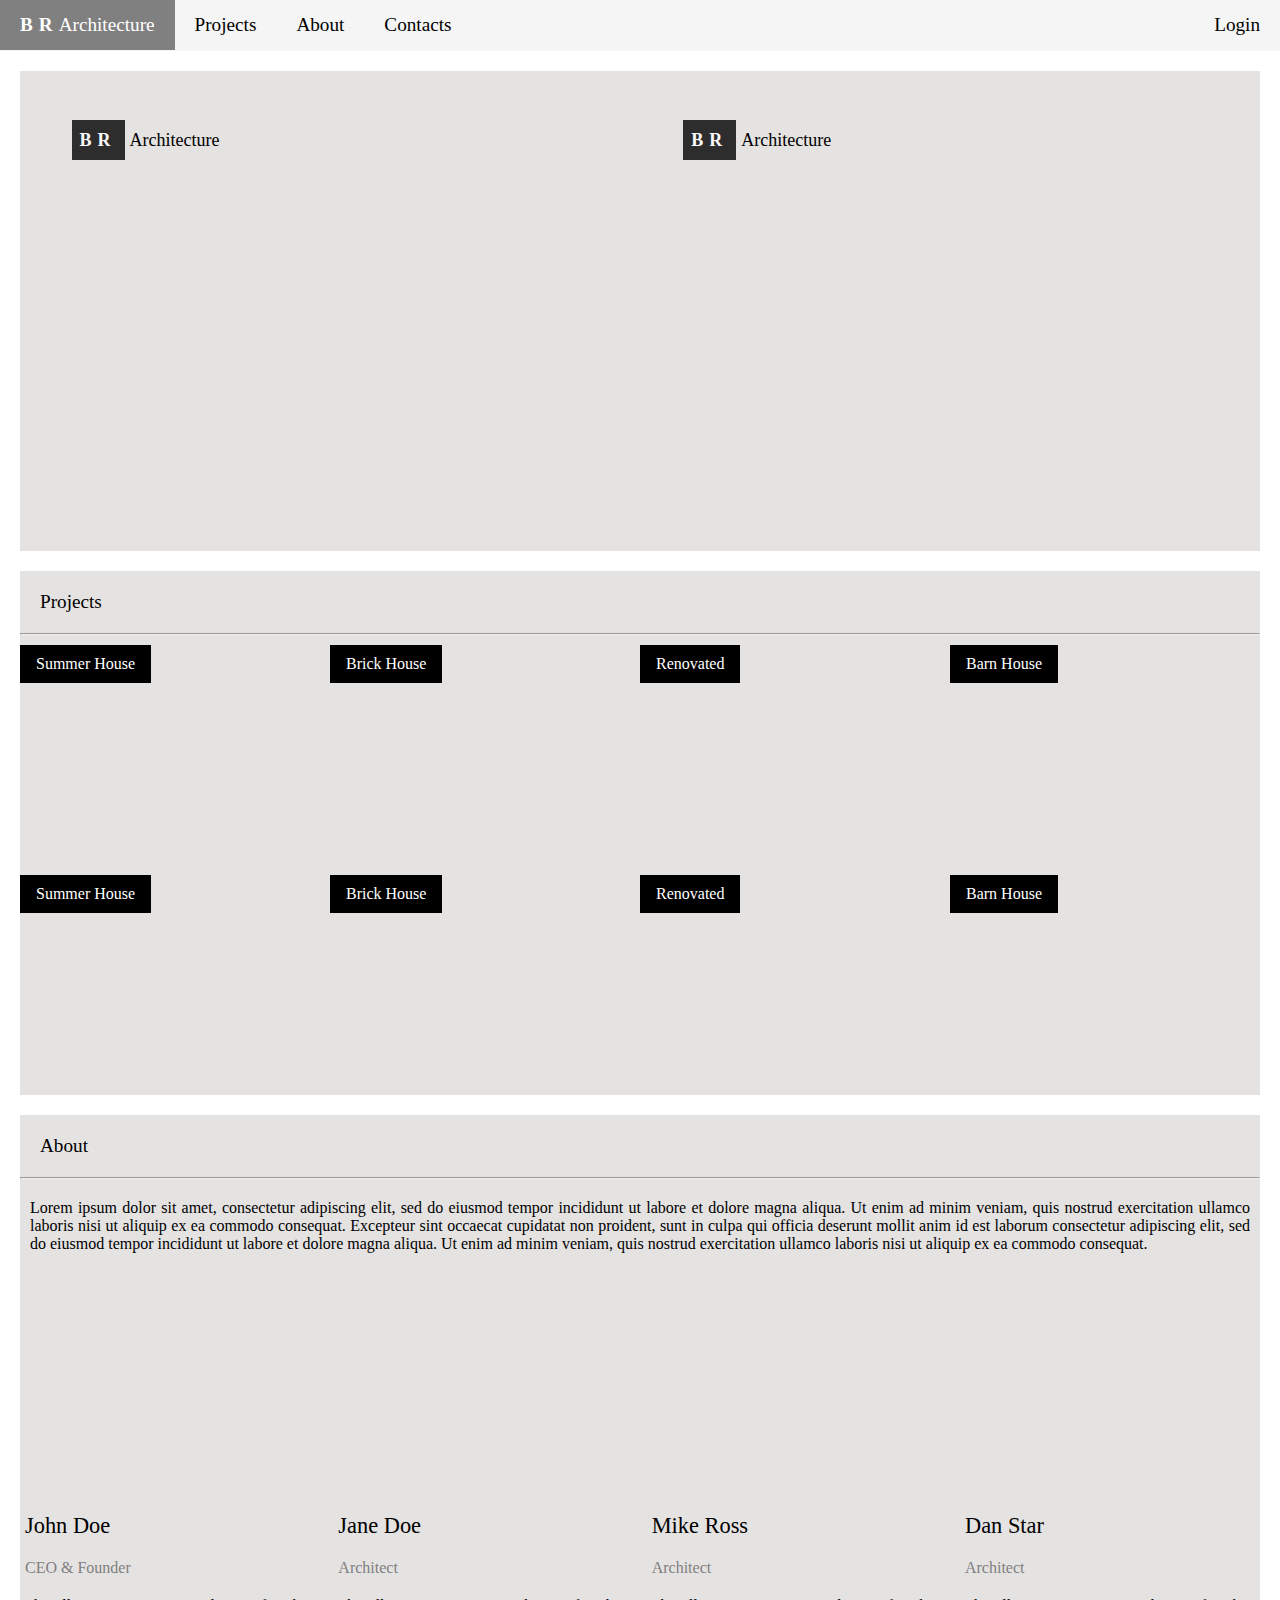
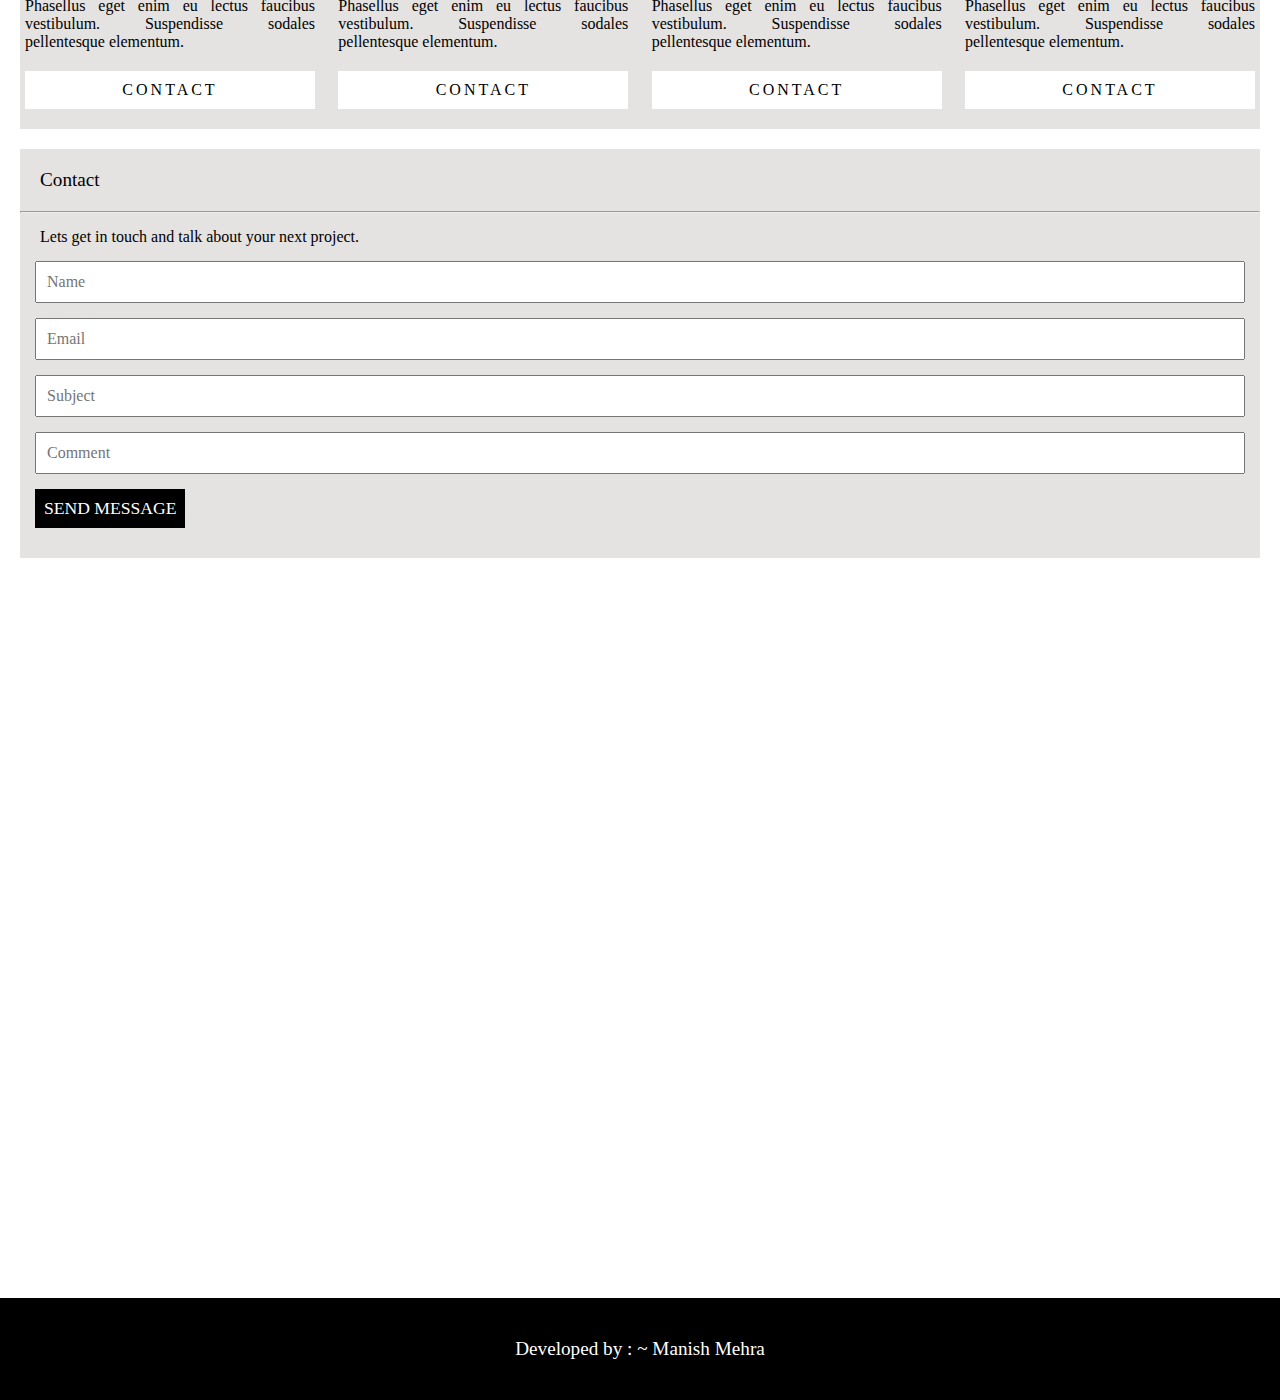
<file: Architecture template/index.html>
<!DOCTYPE html>
<html lang="en">
<head>
    <meta charset="UTF-8">
    <meta name="viewport" content="width=device-width, initial-scale=1.0">
    <link rel="shortcut icon" href="https://upload.wikimedia.org/wikipedia/commons/9/98/BR_Dachmarke.svg " type="image/x-icon">
    <link rel="stylesheet" href="style.css">
    <title>Architecture</title>
</head>
<body>
    <div class="navbar" id="navbar">
        <ul>
            <li><a href="#navbar" class="active"><span>BR</span>Architecture</a></li>
            <li><a href="#projects">Projects</a></li>
            <li><a href="#about">About</a></li>
            <li><a href="#contacts">Contacts</a></li>
            <li style="float: right ;"><a href="">Login</a></li>
        </ul>
    </div>

    <div class="hero-section">

        <div class="first-pannel">

            <div class="first-pannel-image1">

                <div class="top-left-text-first-pannel"><span>BR</span>Architecture</div>

            </div>

            <div class="first-pannel-image2">

                <div class="top-left-text-first-pannel"><span>BR</span>Architecture</div>

            </div>

        </div>

        <div class="second-pannel" id="projects">
            
            <div class="second-pannel-heading">Projects</div><hr>
            <div class="second-pannel-images-row1">

                <div class="second-pannel-images1">
                    <div class="top-left">Summer House</div>
                </div>

                <div class="second-pannel-images2">
                    <div class="top-left">Brick House</div>
                </div>

                <div class="second-pannel-images3">
                    <div class="top-left">Renovated</div>
                </div>

                <div class="second-pannel-images4">
                    <div class="top-left">Barn House</div>
                </div>

            </div>

            <div class="second-pannel-images-row2">

                <div class="second-pannel-images5">
                    <div class="top-left">Summer House</div>
                </div>

                <div class="second-pannel-images6">
                    <div class="top-left">Brick House</div>
                </div>

                <div class="second-pannel-images7">
                    <div class="top-left">Renovated</div>
                </div>

                <div class="second-pannel-images8">
                    <div class="top-left">Barn House</div>
                </div>

            </div>

        </div>

        <div class="third-pannel" id="about">

            <div class="third-pannel-heading">About</div><hr>
            <p class="third-pannel-description">Lorem ipsum dolor sit amet, consectetur adipiscing elit, sed do eiusmod tempor incididunt ut labore et dolore magna aliqua. Ut enim ad minim veniam, quis nostrud exercitation ullamco laboris nisi ut aliquip ex ea commodo consequat. Excepteur sint occaecat cupidatat non proident, sunt in culpa qui officia deserunt mollit anim id est laborum consectetur adipiscing elit, sed do eiusmod tempor incididunt ut labore et dolore magna aliqua. Ut enim ad minim veniam, quis nostrud exercitation ullamco laboris nisi ut aliquip ex ea commodo consequat.</p>
            
            <div class="third-pannel-main-div">

                <div class="third-pannel-main-div-inner-div">
                    <div class="third-pannel-main-div1-image"></div>
                    <p class="third-pannel-main-div-name">John Doe</p>
                    <p class="third-pannel-main-div-position">CEO & Founder</p>
                    <p class="third-pannel-main-div-about">Phasellus eget enim eu lectus faucibus vestibulum. Suspendisse sodales pellentesque elementum.</p>
                    <button class="contact">CONTACT</button>
                </div>

                <div class="third-pannel-main-div-inner-div">
                    <div class="third-pannel-main-div2-image"></div>
                    <p class="third-pannel-main-div-name">Jane Doe</p>
                    <p class="third-pannel-main-div-position">Architect</p>
                    <p class="third-pannel-main-div-about">Phasellus eget enim eu lectus faucibus vestibulum. Suspendisse sodales pellentesque elementum.</p>
                    <button class="contact">CONTACT</button>
                </div>

                <div class="third-pannel-main-div-inner-div">
                    <div class="third-pannel-main-div3-image"></div>
                    <p class="third-pannel-main-div-name">Mike Ross</p>
                    <p class="third-pannel-main-div-position">Architect</p>
                    <p class="third-pannel-main-div-about">Phasellus eget enim eu lectus faucibus vestibulum. Suspendisse sodales pellentesque elementum.</p>
                    <button class="contact">CONTACT</button>
                </div>

                <div class="third-pannel-main-div-inner-div">
                    <div class="third-pannel-main-div4-image"></div>
                    <p class="third-pannel-main-div-name">Dan Star</p>
                    <p class="third-pannel-main-div-position">Architect</p>
                    <p class="third-pannel-main-div-about">Phasellus eget enim eu lectus faucibus vestibulum. Suspendisse sodales pellentesque elementum.</p>
                    <button class="contact">CONTACT</button>
                </div>

            </div>

        </div>

        <div class="fourth-pannel" id="contacts">

            <div class="fourth-pannel-heading">Contact</div><hr>
            <p class="fourth-pannel-description">Lets get in touch and talk about your next project.</p>
            <div class="fourth-pannel-input-main-div">
                <input class="fourth-pannel-input" type="text" placeholder="Name" required>
                <input class="fourth-pannel-input" type="email" placeholder="Email" required>
                <input class="fourth-pannel-input" type="text" placeholder="Subject" required>
                <input class="fourth-pannel-input" type="text" placeholder="Comment" required>
            </div>
            <input class="send-message" type="button" value="SEND MESSAGE" onclick="SubmitEvent">

        </div>

        <div class="fifth-pannel"></div>
        <div class="footer">Developed by : ~ Manish Mehra</div>

    </div>
</body>
</html>
</file>
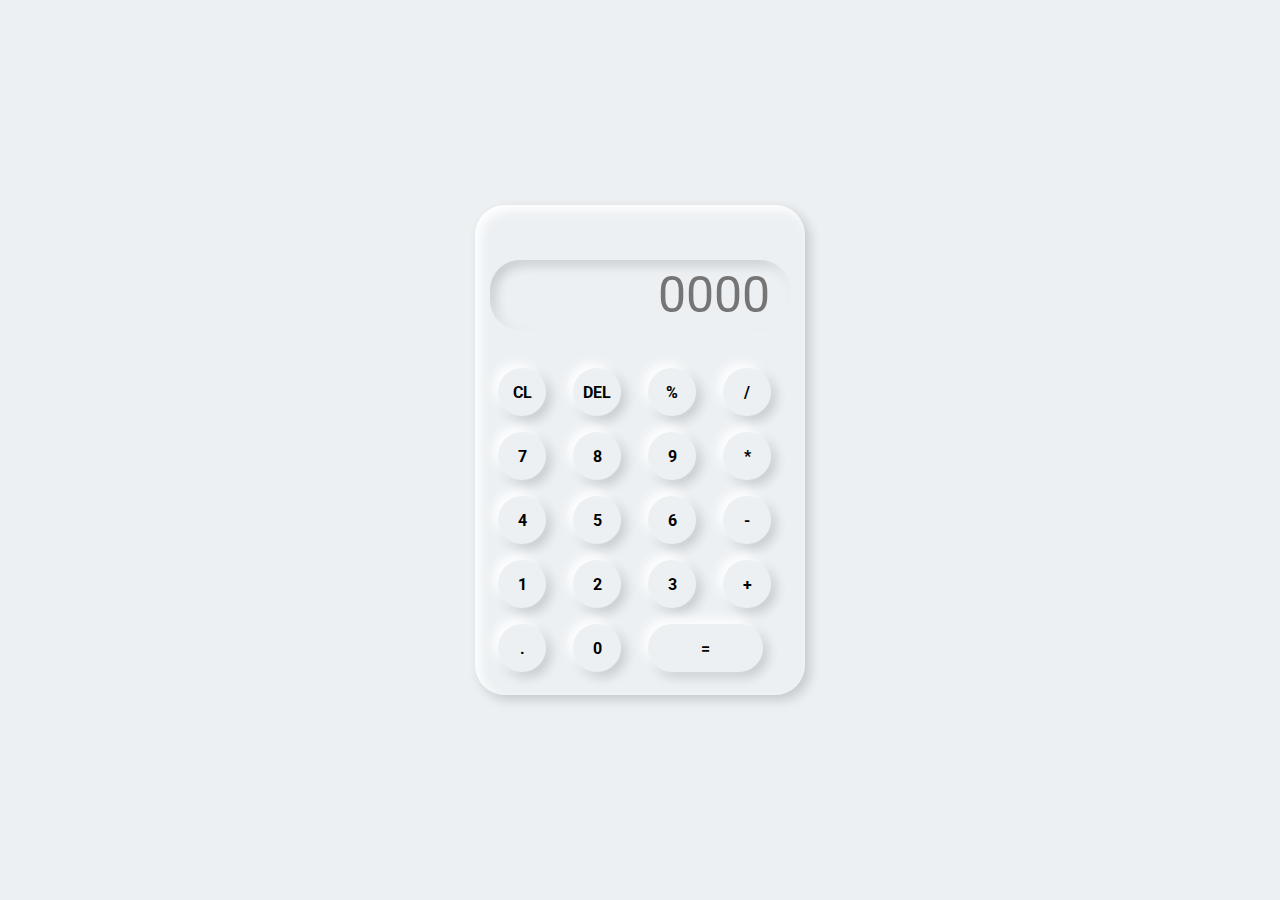
<file: calculator/index.html>
<!DOCTYPE html>
<html> 
  <head>
    <meta name="viewport" content="width=device-width" />
    <meta charset="utf-8" />
    <!-- import google fonts -->
    <link rel="preconnect" href="https://fonts.googleapis.com" />
    <link rel="preconnect" href="https://fonts.gstatic.com" crossorigin />
    <link href="https://fonts.googleapis.com/css2?family=Roboto&display=swap" rel="stylesheet" />
    <title>calculator</title>
    <link rel="shortcut icon" href="https://cdn-icons-png.flaticon.com/128/261/261966.png" type="image/x-icon">
    <link rel="stylesheet" href="style.css">
  </head>
  <body>
    <div class="container">
      <div class="calculator">
        <input type="alphanumeric" placeholder="0000" id="screen" disabled />
        <button onclick="clr()">CL</button>
        <button onclick="del()">DEL</button>
        <button onclick="display('%')">%</button>
        <button onclick="display('/')">/</button>
        <button onclick="display('7')">7</button>
        <button onclick="display('8')">8</button>
        <button onclick="display('9')">9</button>
        <button onclick="display('*')">*</button>
        <button onclick="display('4')">4</button>
        <button onclick="display('5')">5</button>
        <button onclick="display('6')">6</button>
        <button onclick="display('-')">-</button>
        <button onclick="display('1')">1</button>
        <button onclick="display('2')">2</button>
        <button onclick="display('3')">3</button>
        <button onclick="display('+')">+</button>
        <button onclick="display('.')">.</button>
        <button onclick="display('0')">0</button>
        <button onclick="calculate()" class="equal">=</button>
      </div>
    </div>
    <script src="app.js"></script>
  </body>
</html>
</file>
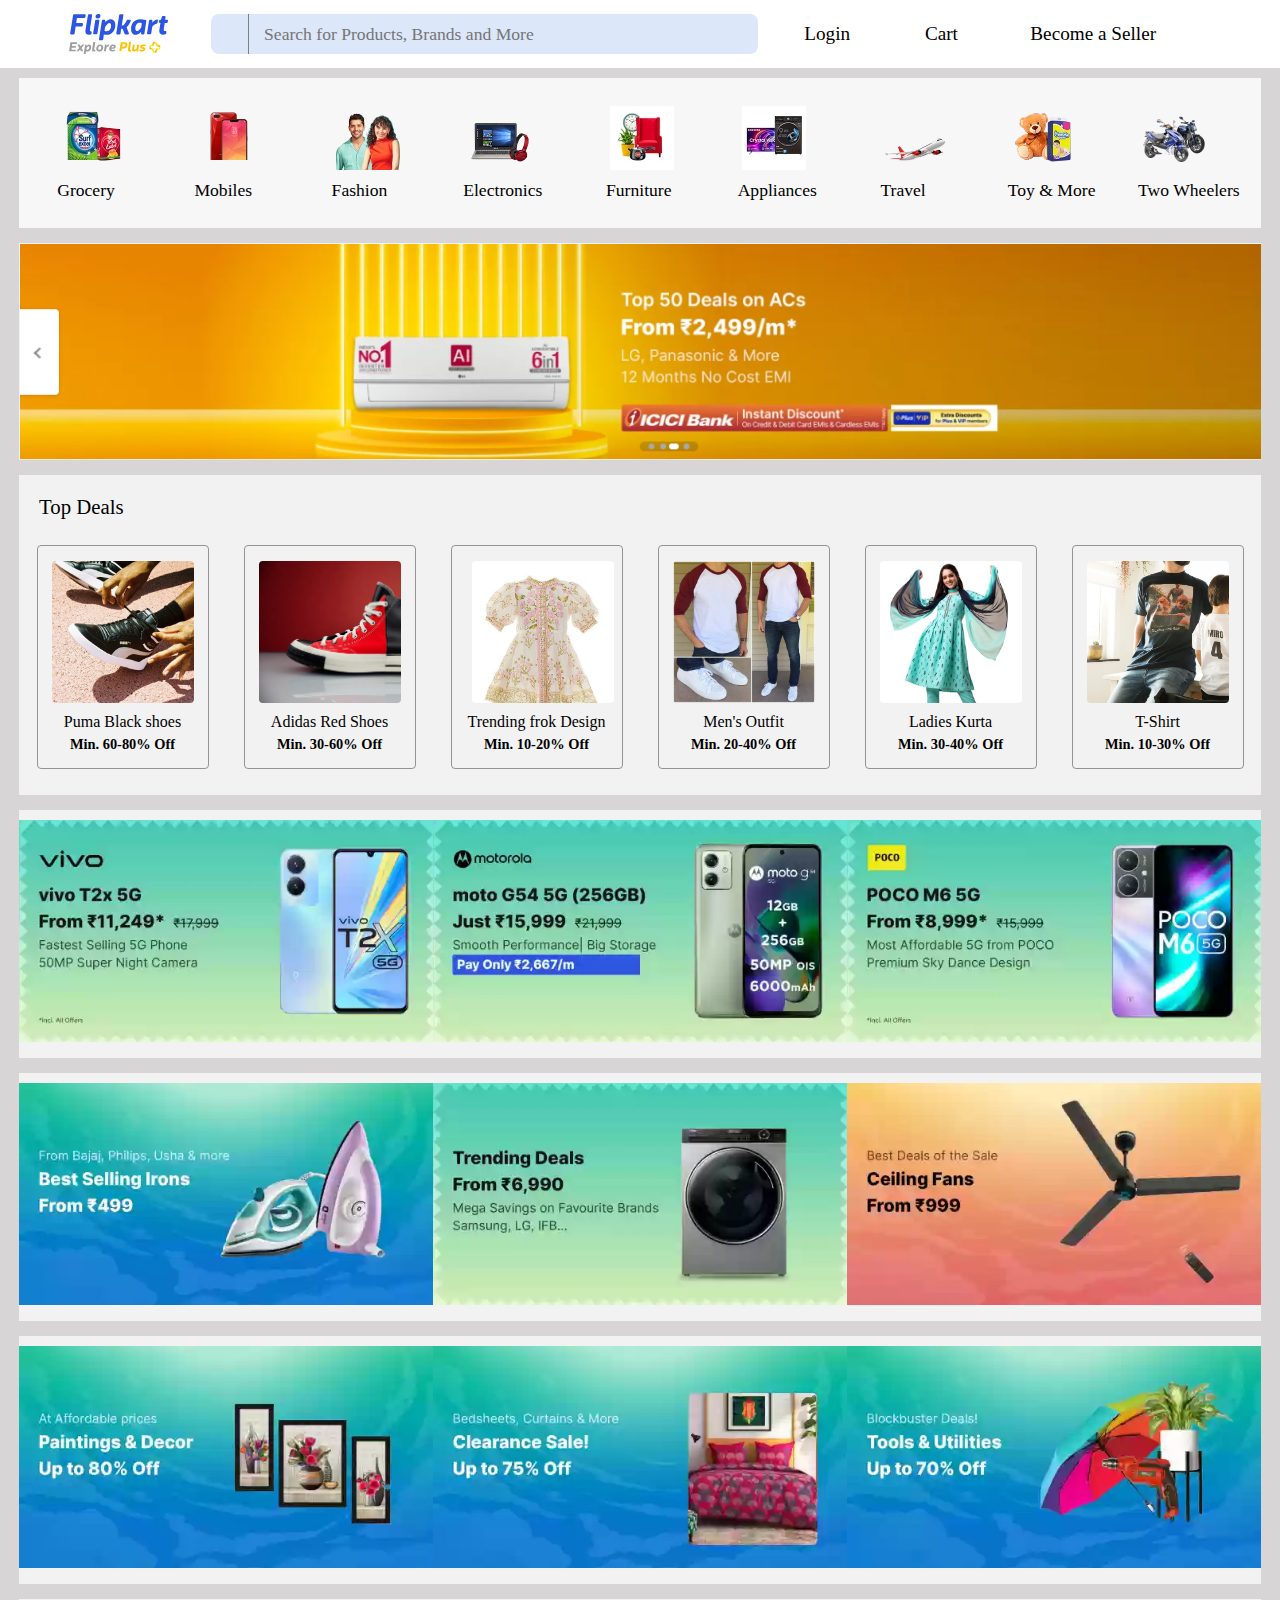
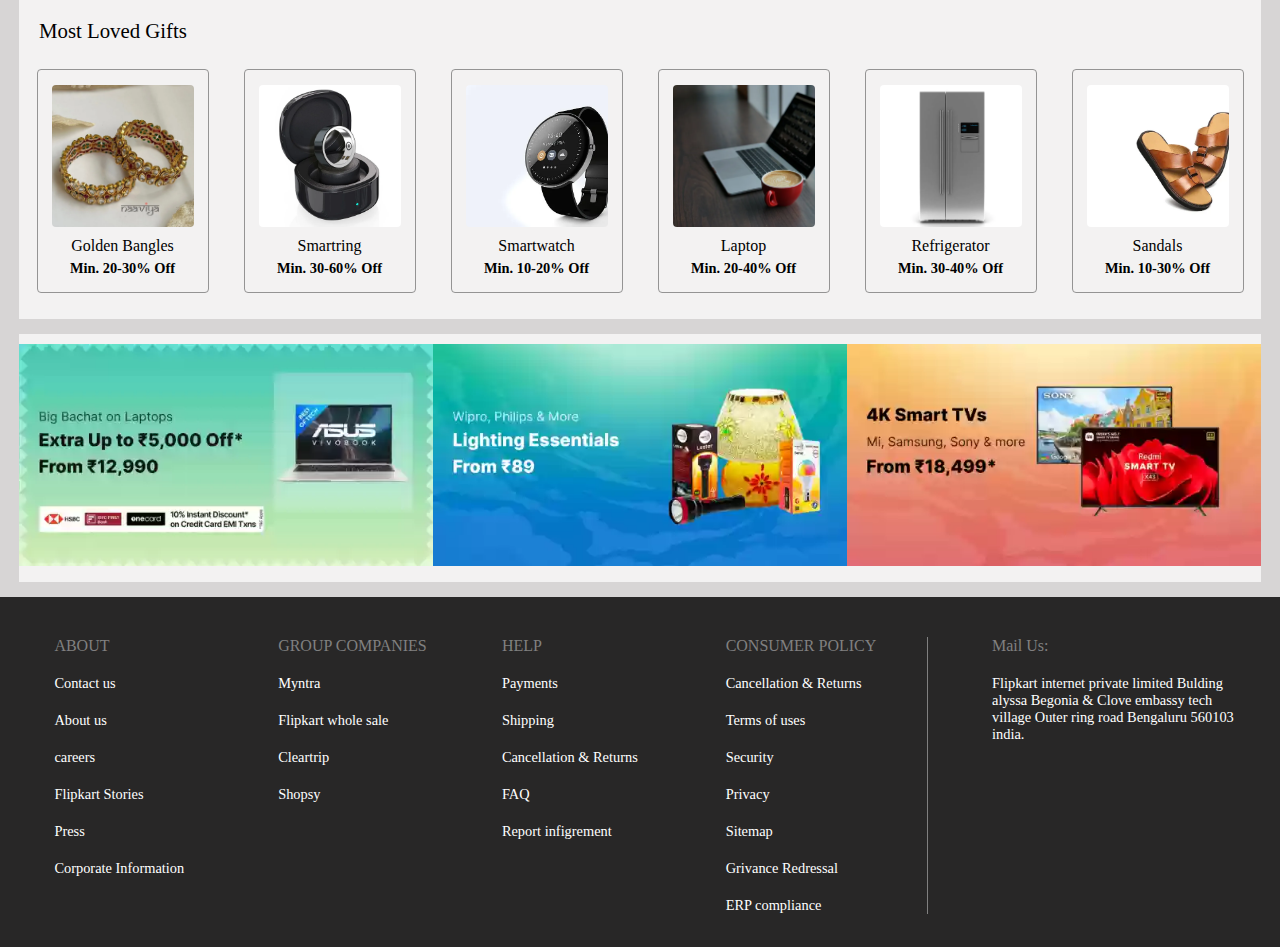
<file: Flipkart website template/index.html>
<!DOCTYPE html>
<html lang="en">
<head>
    <meta charset="UTF-8">
    <meta name="viewport" content="width=device-width, initial-scale=1.0">
    <title>Flipkart</title>
    <link rel="stylesheet" href="style.css">
    <link rel="shortcut icon" href="img/fav-icon.png" type="png">
    <link rel="stylesheet" href="https://cdnjs.cloudflare.com/ajax/libs/font-awesome/6.5.1/css/all.min.css" integrity="sha512-DTOQO9RWCH3ppGqcWaEA1BIZOC6xxalwEsw9c2QQeAIftl+Vegovlnee1c9QX4TctnWMn13TZye+giMm8e2LwA==" crossorigin="anonymous" referrerpolicy="no-referrer" />
</head>
<body>
    
    <header>

        <div class="navbar">

            <div class="navbar-inner-div">

                <div class="logo"></div>

                <div class="search-bar">
                    
                    <div class="search-icon">
                        <i class="fa-solid fa-magnifying-glass"></i>
                    </div>

                    <div class="search-field">
                        <form action="https://www.flipkart.com/search">
                            <input type="search" placeholder="Search for Products, Brands and More" name="q">
                        </form>
                    </div>

                </div>

                <div class="login-box">
                    <a href="https://www.flipkart.com/account/login?ret=/">
                        <div class="login-box-contact-icon">
                            <i class="fa-regular fa-circle-user"></i>
                        </div>
                        <div class="login-box-text">Login</div>
                        <div class="login-box-arrow">
                            <i class="fa-solid fa-chevron-down"></i>
                        </div>
                    </a>
                </div>

                <div class="cart border">
                    <a href="https://www.flipkart.com/viewcart?exploreMode=true&preference=FLIPKART">
                        <i class="fa-solid fa-cart-shopping"></i>
                        <div><p class="cart-text">Cart</p></div>
                    </a>
                </div>

                <div class="home border">
                    <a href="https://seller.flipkart.com/sell-online">
                        <div><i class="fa-solid fa-store"></i></div>
                        <div><p class="home-text">Become a Seller</p></div>
                    </a>
                </div>

                <div class="three-dot border">
                    <i class="fa-solid fa-ellipsis-vertical"></i>
                </div>

            </div>
        </div>
    </header>

    <div class="hero-section">

        <div class="first-pannel">
            
            <div class="first-pannel-box1">
                <div class="first-pannel-box1-inner">
                    <div class="first-pannel-box1-image"></div>
                    <div class="first-pannel-box1-text">Grocery</div>
                </div>
            </div>

            <div class="first-pannel-box1">
                <div class="first-pannel-box1-inner">
                    <div class="first-pannel-box2-image"></div>
                    <div class="first-pannel-box1-text">Mobiles</div>
                </div>
            </div>

            <div class="first-pannel-box1">
                <div class="first-pannel-box1-inner">
                    <div class="first-pannel-box3-image"></div>
                    <div class="first-pannel-box1-text">Fashion</div>
                </div>
            </div>

            <div class="first-pannel-box1">
                <div class="first-pannel-box1-inner">
                    <div class="first-pannel-box4-image"></div>
                    <div class="first-pannel-box1-text">Electronics</div>
                </div>
            </div>

            <div class="first-pannel-box1">
                <div class="first-pannel-box1-inner">
                    <div class="first-pannel-box5-image"></div>
                    <div class="first-pannel-box1-text">Furniture</div>
                </div>
            </div>

            <div class="first-pannel-box1">
                <div class="first-pannel-box1-inner">
                    <div class="first-pannel-box6-image"></div>
                    <div class="first-pannel-box1-text">Appliances</div>
                </div>
            </div>

            <div class="first-pannel-box1">
                <div class="first-pannel-box1-inner">
                    <div class="first-pannel-box7-image"></div>
                    <div class="first-pannel-box1-text">Travel</div>
                </div>
            </div>

            <div class="first-pannel-box1">
                <div class="first-pannel-box1-inner">
                    <div class="first-pannel-box8-image"></div>
                    <div class="first-pannel-box1-text">Toy & More</div>
                </div>
            </div>

            <div class="first-pannel-box1">
                <div class="first-pannel-box1-inner">
                    <div class="first-pannel-box9-image"></div>
                    <div class="first-pannel-box1-text">Two Wheelers</div>
                </div>
            </div>
        </div>

        <div class="second-pannel">
            <div class="second-pannel-image"></div>
        </div>

        <div class="third-pannel">
            <div class="third-pannel-inner-box">
                <div class="third-pannel-inner-box-top-text">Top Deals</div>
                <div class="third-pannel-inner-box-top-text-lower-box">

                    <div class="lower-box1">
                        <div class="lower-box1o">
                            <div class="lower-box1-image"></div>
                            <div class="lower-box1-text1">Puma Black shoes</div>
                            <div class="lower-box1-text2">Min. 60-80% Off</div>
                        </div>
                    </div>

                    <div class="lower-box1">
                        <div class="lower-box1o">
                            <div class="lower-box2-image"></div>
                            <div class="lower-box1-text1">Adidas Red Shoes</div>
                            <div class="lower-box1-text2">Min. 30-60% Off</div>
                        </div>
                    </div>

                    <div class="lower-box1">
                        <div class="lower-box1o">
                            <div class="lower-box3-image"></div>
                            <div class="lower-box1-text1">Trending frok Design</div>
                            <div class="lower-box1-text2">Min. 10-20% Off</div>
                        </div>
                    </div>

                    <div class="lower-box1">
                        <div class="lower-box1o">
                            <div class="lower-box4-image"></div>
                            <div class="lower-box1-text1">Men's Outfit</div>
                            <div class="lower-box1-text2">Min. 20-40% Off</div>
                        </div>
                    </div>

                    <div class="lower-box1">
                        <div class="lower-box1o">
                            <div class="lower-box5-image"></div>
                            <div class="lower-box1-text1">Ladies Kurta</div>
                            <div class="lower-box1-text2">Min. 30-40% Off</div>
                        </div>
                    </div>

                    <div class="lower-box1">
                        <div class="lower-box1o">
                            <div class="lower-box6-image"></div>
                            <div class="lower-box1-text1">T-Shirt</div>
                            <div class="lower-box1-text2">Min. 10-30% Off</div>
                        </div>
                    </div>

                </div>
            </div>
        </div>

        <div class="fourth-pannel">
            <div class="fourth-pannel-inner-box">
                <div class="fourth-pannel-image1"></div>
                <div class="fourth-pannel-image2"></div>
                <div class="fourth-pannel-image3"></div>
            </div>
        </div>

        <div class="fifth-pannel">
            <div class="fifth-pannel-inner-box">
                <div class="fifth-pannel-image1"></div>
                <div class="fifth-pannel-image2"></div>
                <div class="fifth-pannel-image3"></div>
            </div>
        </div>

        <div class="sixth-pannel">
            <div class="sixth-pannel-inner-box">
                <div class="sixth-pannel-image1"></div>
                <div class="sixth-pannel-image2"></div>
                <div class="sixth-pannel-image3"></div>
            </div>
        </div>

        <div class="third-pannel">
            <div class="third-pannel-inner-box">
                <div class="third-pannel-inner-box-top-text">Most Loved Gifts</div>
                <div class="third-pannel-inner-box-top-text-lower-box">

                    <div class="lower-box1">
                        <div class="lower-box1o">
                            <div class="lower-box1-image1"></div>
                            <div class="lower-box1-text1">Golden Bangles</div>
                            <div class="lower-box1-text2">Min. 20-30% Off</div>
                        </div>
                    </div>

                    <div class="lower-box1">
                        <div class="lower-box1o">
                            <div class="lower-box2-image2"></div>
                            <div class="lower-box1-text1">Smartring</div>
                            <div class="lower-box1-text2">Min. 30-60% Off</div>
                        </div>
                    </div>

                    <div class="lower-box1">
                        <div class="lower-box1o">
                            <div class="lower-box3-image3"></div>
                            <div class="lower-box1-text1">Smartwatch</div>
                            <div class="lower-box1-text2">Min. 10-20% Off</div>
                        </div>
                    </div>

                    <div class="lower-box1">
                        <div class="lower-box1o">
                            <div class="lower-box4-image4"></div>
                            <div class="lower-box1-text1">Laptop</div>
                            <div class="lower-box1-text2">Min. 20-40% Off</div>
                        </div>
                    </div>

                    <div class="lower-box1">
                        <div class="lower-box1o">
                            <div class="lower-box5-image5"></div>
                            <div class="lower-box1-text1">Refrigerator</div>
                            <div class="lower-box1-text2">Min. 30-40% Off</div>
                        </div>
                    </div>

                    <div class="lower-box1">
                        <div class="lower-box1o">
                            <div class="lower-box6-image6"></div>
                            <div class="lower-box1-text1">Sandals</div>
                            <div class="lower-box1-text2">Min. 10-30% Off</div>
                        </div>
                    </div>

                </div>
            </div>
        </div>

        <div class="sixth-pannel">
            <div class="sixth-pannel-inner-box">
                <div class="sixth-pannel-image11"></div>
                <div class="sixth-pannel-image22"></div>
                <div class="sixth-pannel-image33"></div>
            </div>
        </div>
    </div>

    <footer class="footer">
        <div class="footer-inner-div">
            <div class="footer-first-inner-div">
                <div class="inner-div1">
                    <h3>ABOUT</h3>
                    <a href=""><p>Contact us</p></a>
                    <a href=""><p>About us</p></a>
                    <a href=""><p>careers</p></a>
                    <a href=""><p>Flipkart Stories</p></a>
                    <a href=""><p>Press</p></a>
                    <a href=""><p>Corporate Information</p></a>
                </div>
                <div class="inner-div1">
                    <h3>GROUP COMPANIES</h3>
                    <a href=""><p>Myntra</p></a>
                    <a href=""><p>Flipkart whole sale</p></a>
                    <a href=""><p>Cleartrip</p></a>
                    <a href=""><p>Shopsy</p></a>
                </div>
                <div class="inner-div1">
                    <h3>HELP</h3>
                    <a href=""><p>Payments</p></a>
                    <a href=""><p>Shipping</p></a>
                    <a href=""><p>Cancellation & Returns</p></a>
                    <a href=""><p>FAQ</p></a>
                    <a href=""><p>Report infigrement</p></a>
                </div>
                <div class="inner-div1">
                    <h3>CONSUMER POLICY</h3>
                    <a href=""><p>Cancellation & Returns</p></a>
                    <a href=""><p>Terms of uses</p></a>
                    <a href=""><p>Security</p></a>
                    <a href=""><p>Privacy</p></a>
                    <a href=""><p>Sitemap</p></a>
                    <a href=""><p>Grivance Redressal</p></a>
                    <a href=""><p>ERP compliance</p></a>
                </div>
            </div>

            <div class="footer-second-inner-div">
                <div class="inner-div2">
                    <h3>Mail Us:</h3>
                    <p>Flipkart internet private limited Bulding alyssa Begonia & Clove embassy tech village Outer ring road Bengaluru 560103 india.</p>
                </div>
            </div>
        </div>

    </footer>
</body>
</html>
</file>
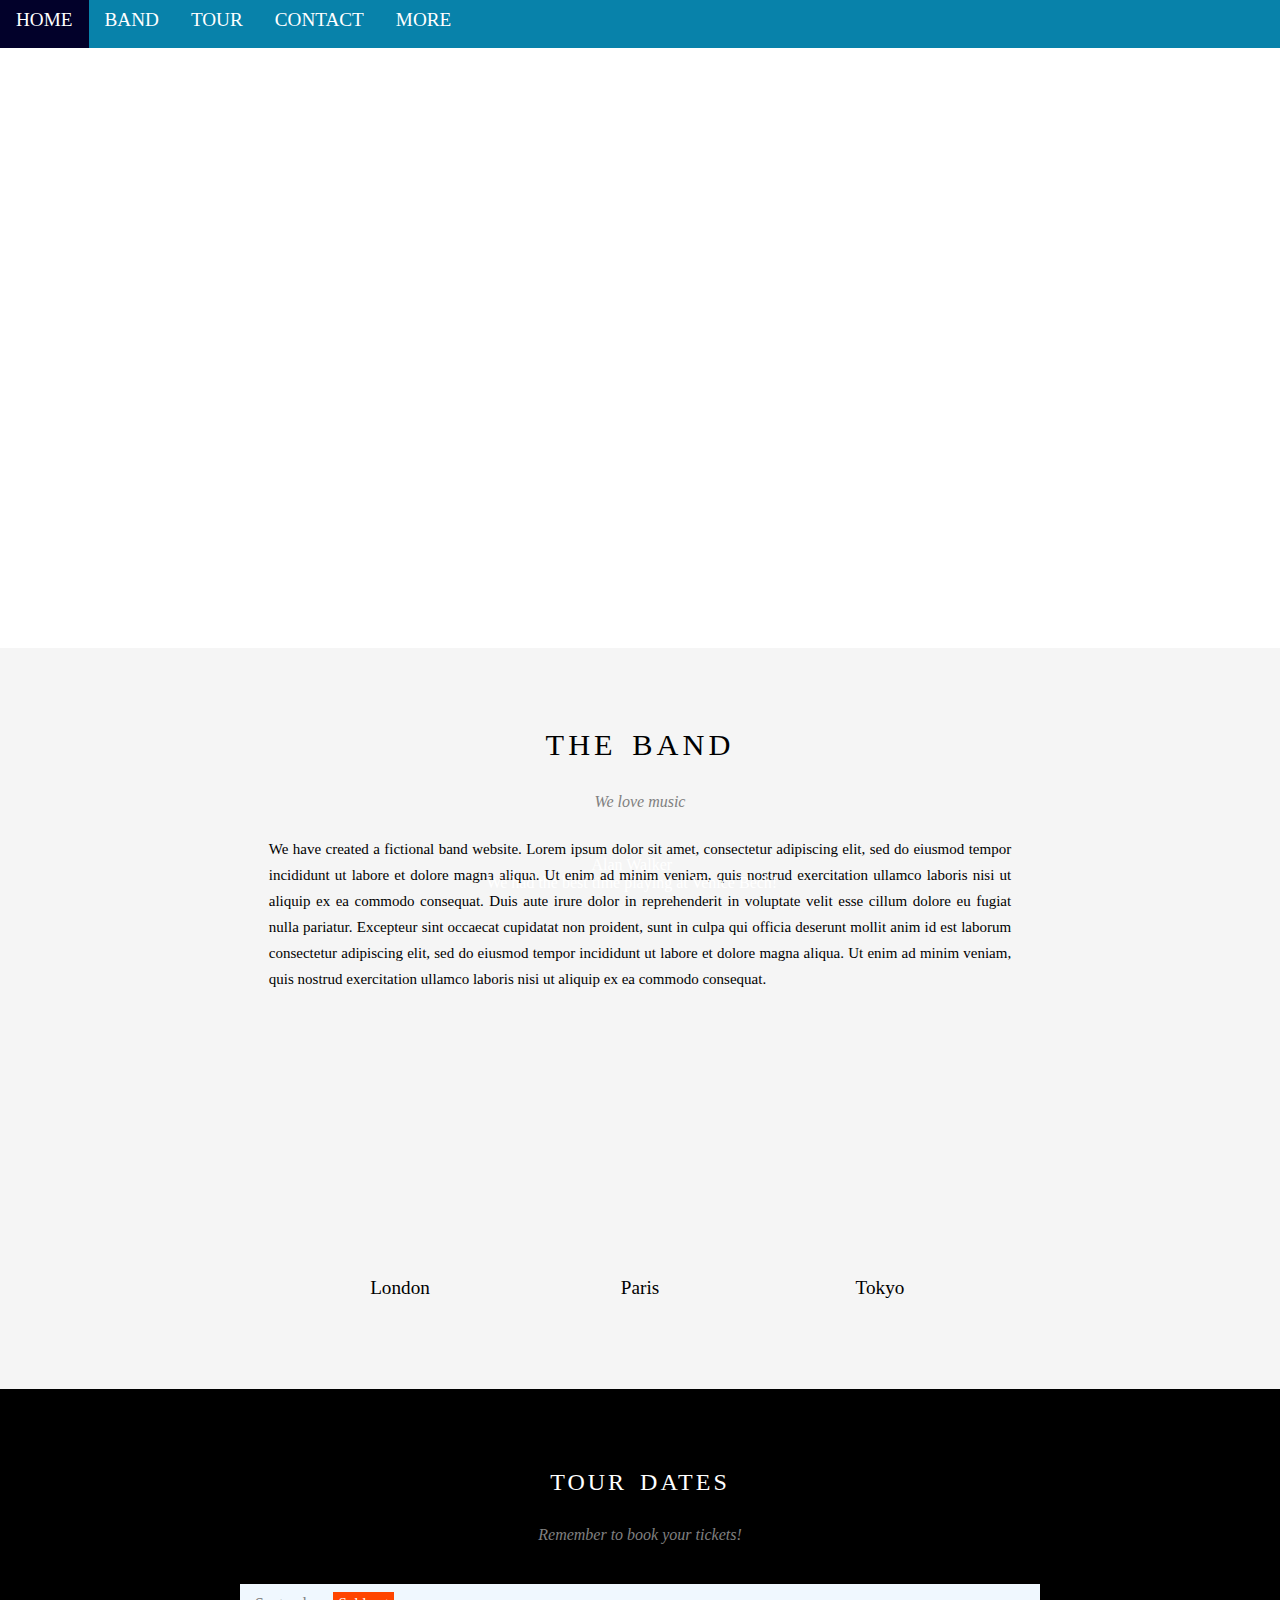
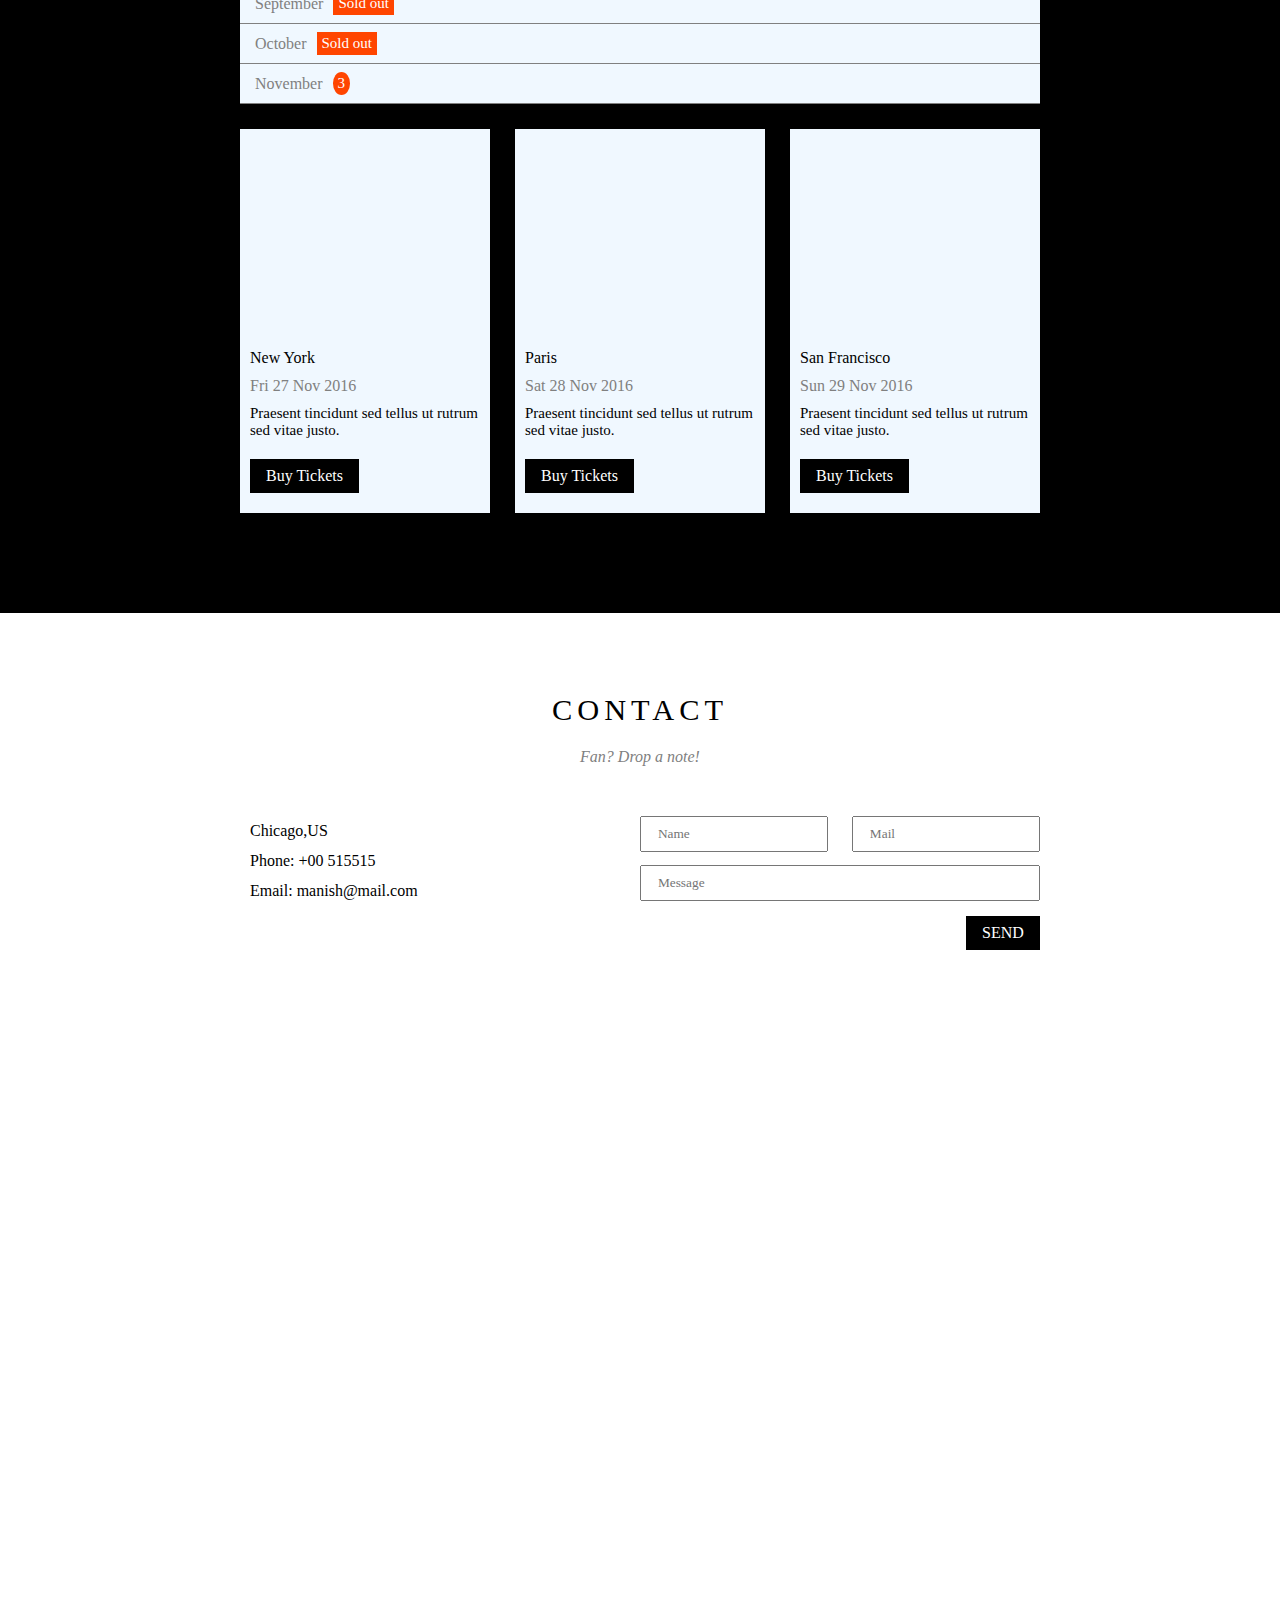
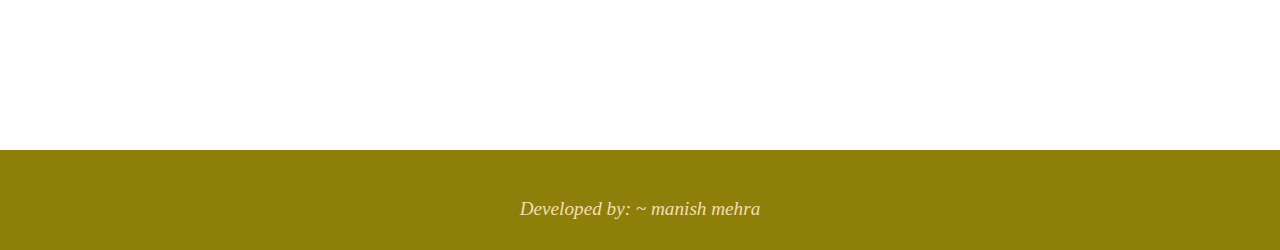
<file: The Band/index.html>
<!DOCTYPE html>
<html lang="en">
<head>
    <meta charset="UTF-8">
    <meta name="viewport" content="width=device-width, initial-scale=1.0">
    <link rel="stylesheet" href="style.css">
    <link rel="shortcut icon" href="https://seeklogo.com/images/A/alan-walker-logo-2D4D3CF3AE-seeklogo.com.png" type="image/x-icon">
    <link rel="stylesheet" href="https://cdnjs.cloudflare.com/ajax/libs/font-awesome/6.5.1/css/all.min.css" integrity="sha512-DTOQO9RWCH3ppGqcWaEA1BIZOC6xxalwEsw9c2QQeAIftl+Vegovlnee1c9QX4TctnWMn13TZye+giMm8e2LwA==" crossorigin="anonymous" referrerpolicy="no-referrer" />
    <meta http-equiv="X-UA-Compatible" content="IE-edge">
    <title>The Band</title>
</head>
<body>

    <div class="navbar">
        <div class="navbar_innerbox1">
            <ul id="home">
                <li><a href="#home">HOME</a></li>
                <li><a href="#band">BAND</a></li>
                <li><a href="#tour">TOUR</a></li>
                <li><a href="#contact">CONTACT</a></li>
                <li class="dropdown">
                        <div class="dropdown-innerbox">
                            <div>MORE</div>
                            <div class="downarrow-icon"><i class="fa-solid fa-caret-down"></i></div>
                        </div>
                    <div class="dropdown-content">
                        <a href="#link-1" target="_blank">Merchandies</a>
                        <a href="#link-2" target="_blank">Extras</a>
                        <a href="#link-3" target="_blank">Media</a>
                    </div>
                </li>
            </ul>
        </div>
    </div>

    <div class="hero-section">

        <div class="hero-section-image">
            <div class="hero-section-image-text">Alan Walker<br>We had the best time playing at Venice Bech!</div>
        </div>

        <div class="second-pannel" id="band">

            <div class="second-pannel-heading">THE BAND</div>
            <div class="second-pannel-subheading">We love music</div>
            <div class="second-pannel-about">
                <div class="second-pannel-about-text">
                    <p>
                        We have created a fictional band website. Lorem ipsum dolor sit amet, consectetur adipiscing elit, sed do eiusmod tempor incididunt ut labore et dolore magna aliqua. Ut enim ad minim veniam, quis nostrud exercitation ullamco laboris nisi ut aliquip ex ea commodo consequat. Duis aute irure dolor in reprehenderit in voluptate velit esse cillum dolore eu fugiat nulla pariatur. Excepteur sint occaecat cupidatat non proident, sunt in culpa qui officia deserunt mollit anim id est laborum consectetur adipiscing elit, sed do eiusmod tempor incididunt ut labore et dolore magna aliqua. Ut enim ad minim veniam, quis nostrud exercitation ullamco laboris nisi ut aliquip ex ea commodo consequat.
                    </p>
                </div>
            </div>

            <div class="second-pannel-image">

                <div class="second-pannel-image1">
                    <div class="second-pannel-image11"></div>
                    <div class="disc">London</div>
                </div>

                <div class="second-pannel-image2">
                    <div class="second-pannel-image22"></div>
                    <div class="disc">Paris</div>
                </div>

                <div class="second-pannel-image3">
                    <div class="second-pannel-image33"></div>
                    <div class="disc">Tokyo</div>
                </div>
            </div>
        </div>

        <div class="third-pannel" id="tour">

            <div class="third-pannel-heading">TOUR DATES</div>
            <div class="third-pannel-subheading">Remember to book your tickets!</div>

            <div class="table">
                <div class="table-innerbox">
                    <p>September<span>Sold out</span></p>
                    <p>October<span>Sold out</span></p>
                    <p>November<span style="border-radius: 50%;">3</span></p>
                </div>
            </div>

            <div class="third-pannel-image-box">
                <div class="third-pannel-image-box-inner-box">

                    <div class="third-pannel-image-box-inner-box-layer">
                        <div class="third-pannel-image-box1-image"></div>
                        <p class="third-pannel-image1-p1">New York</p>
                        <p class="third-pannel-image1-p2">Fri 27 Nov 2016</p>
                        <p class="third-pannel-image1-p3">Praesent tincidunt sed tellus ut rutrum sed vitae justo.</p>
                        <button class="button1">Buy Tickets</button>
                    </div>

                    <div class="third-pannel-image-box-inner-box-layer">
                        <div class="third-pannel-image-box1-image"></div>
                        <p class="third-pannel-image1-p1">Paris</p>
                        <p class="third-pannel-image1-p2">Sat 28 Nov 2016</p>
                        <p class="third-pannel-image1-p3">Praesent tincidunt sed tellus ut rutrum sed vitae justo.</p>
                        <button class="button1">Buy Tickets</button>
                    </div>

                    <div class="third-pannel-image-box-inner-box-layer">
                        <div class="third-pannel-image-box1-image"></div>
                        <p class="third-pannel-image1-p1">San Francisco</p>
                        <p class="third-pannel-image1-p2">Sun 29 Nov 2016</p>
                        <p class="third-pannel-image1-p3">Praesent tincidunt sed tellus ut rutrum sed vitae justo.</p>
                        <button class="button1">Buy Tickets</button>
                    </div>
                </div>
            </div>
        </div>

        <div class="fourth-pannel" id="contact">
            <div  class="contact">CONTACT</div> 
            <div class="fan-text ">Fan? Drop a note!</div>
            <div class="fourth-pannel-firstbox">
                <div class="fourth-pannel-secondbox">
                    <div class="addressbox">
                        <div class="location">
                            <div><i class="fa-solid fa-location-dot"></i></div>
                            <div class="addressbox-text">Chicago,US</div>
                        </div>

                        <div class="phone">
                            <div><i class="fa-solid fa-phone"></i></div>
                            <div class="addressbox-text">Phone: +00 515515</div>
                        </div>

                        <div class="email">
                            <div><i class="fa-solid fa-envelope"></i></div>
                            <div class="addressbox-text">Email: manish@mail.com</div>
                        </div>
                    </div>

                    <div class="detail-box ">
                        <div class="two-boxes">
                            <input type="text"  placeholder="Name" class="name">
                            <input type="text" placeholder="Mail" class="mail">
                        </div>

                        <input type="text" placeholder="Message" class="message">
                        <button class="button2">SEND</button>
                    </div>
                </div>
            </div>
        </div>

        <div class="fifth-pannel"></div>

        <div class="sixth-pannel">Developed by: ~ manish mehra</div>
    </div>
</body>
</html>
</file>
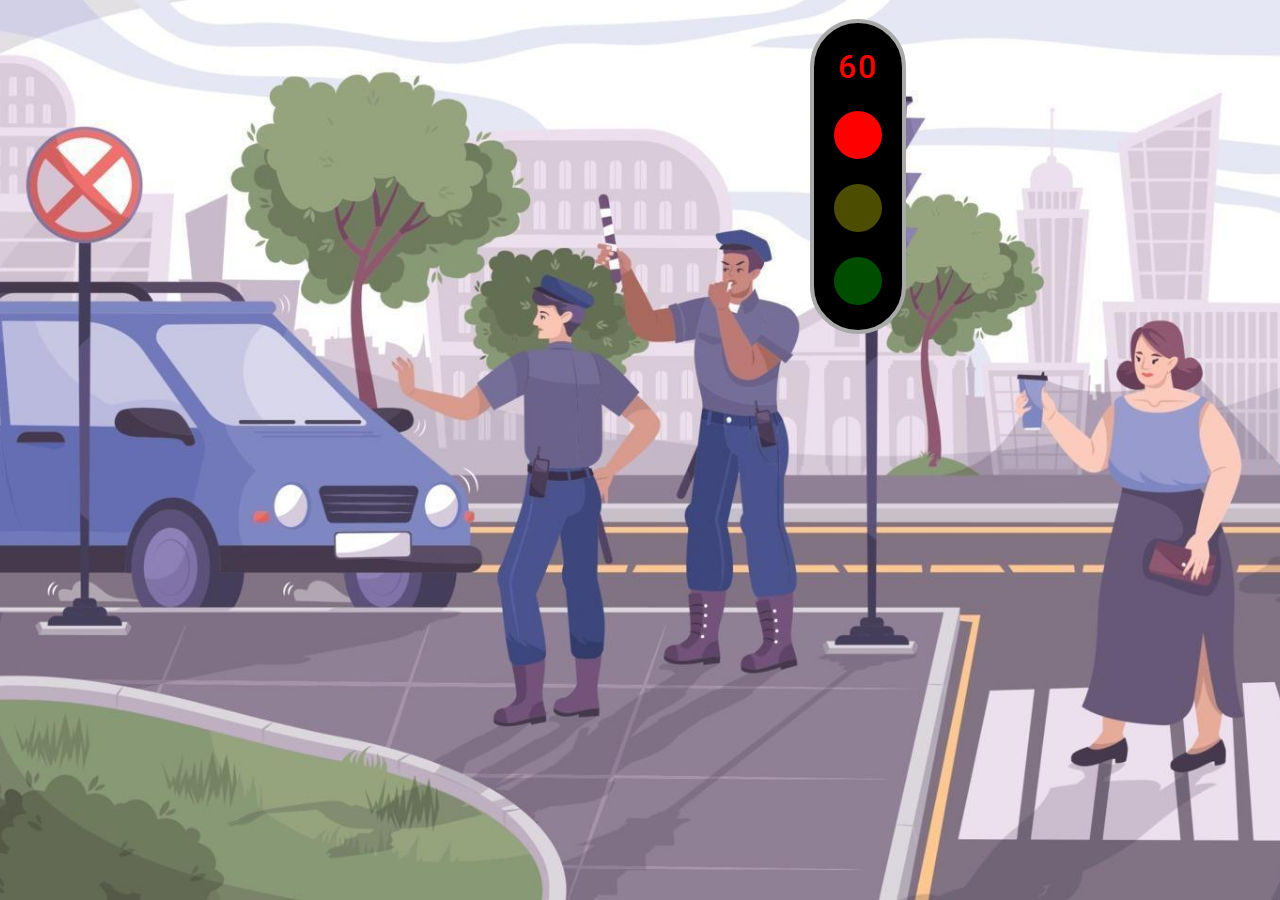
<file: Trafic Lights Design/index.html>
<!DOCTYPE html>
<html lang="en">
<head>
    <meta charset="UTF-8">
    <meta name="viewport" content="width=device-width, initial-scale=1.0">
    <title>Traffic Light Design</title>
    <!-- fav-icon -->
    <link rel="shortcut icon" href="https://cdn-icons-png.flaticon.com/128/17730/17730378.png" type="image/x-icon">
    <!-- import google font -->
    <link rel="preconnect" href="https://fonts.googleapis.com">
    <link rel="preconnect" href="https://fonts.gstatic.com" crossorigin>
    <link href="https://fonts.googleapis.com/css2?family=Roboto:ital,wght@0,100;0,300;0,400;0,500;0,700;0,900;1,100;1,300;1,400;1,500;1,700;1,900&display=swap" rel="stylesheet">
    <!-- link external css file -->
    <link rel="stylesheet" href="style.css">
</head>
<body>

    <div class="container">
        <div class="first-division">
            <div class="timer"></div>
            <div class="circle red"></div>
            <div class="circle yellow"></div>
            <div class="circle green"></div>
        </div>
    </div>

    <!-- link external js file -->
    <script src="app.js"></script>
</body>
</html>
</file>
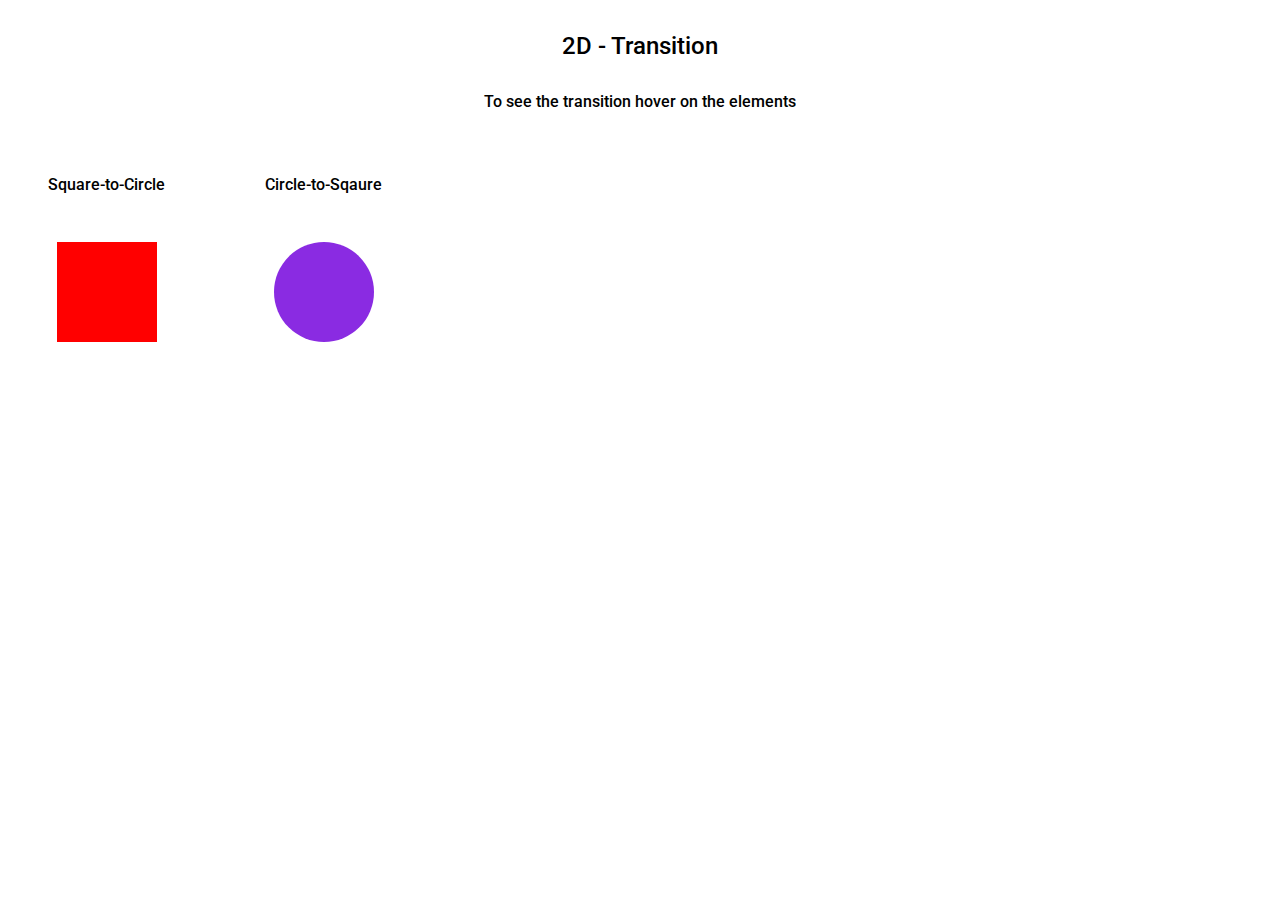
<file: CSS/2D-transition.html>
<!DOCTYPE html>
<html>
    <head>
        <meta charset="UTF-8">
        <meta lang="en-US">
        <meta name="viewport" content="width=device-width , initial-scale=1">
        <title>2D - Transition</title>
        <link rel="shortcut icon" href="https://cdn-icons-png.flaticon.com/128/4334/4334039.png" type="image/x-icon">
        <!-- import google font -->
        <link rel="preconnect" href="https://fonts.googleapis.com">
        <link rel="preconnect" href="https://fonts.gstatic.com" crossorigin>
        <link href="https://fonts.googleapis.com/css2?family=Roboto:ital,wght@0,100;0,300;0,400;0,500;0,700;0,900;1,100;1,300;1,400;1,500;1,700;1,900&display=swap" rel="stylesheet">
        <style>

            *{
                margin: 0;
                padding: 0;
                box-sizing: border-box;
                font-family: "Roboto", sans-serif;
                font-weight: 500;
                font-style: normal;
            }

            body{
                place-items: center;
            }

            h2{
                margin-top: 2rem;
                text-align: center;
            }

            h2+p{
                margin-top: 2rem;
            }

            .first{
                display: inline-block;
                margin-top: 1rem;
                padding: 3rem 3rem 0 3rem;
            }
            
            .second{
                display: inline-block;
                margin-top: 1rem;
                padding: 3rem 3rem 0 3rem;
            }

            #div1{
                margin: 3rem auto;
                width: 100px;
                height: 100px;
                background-color: red;
                transition: transform 2s ,border-radius 1s;
            }

            #div1:hover{
                
                border-radius: 50%;
                transform: rotate(360deg);
            }

            #div2{
                width: 100px;
                height: 100px;
                border-radius: 50%;
                background-color: blueviolet;
                margin: 3rem auto;
                transition: border-radius 1s , transform 2s;
            }

            #div2:hover{
                
                border-radius: 0%;
                transform: rotate(360deg);
            } 
        </style>
    </head>
    <body>
        <h2> 2D - Transition</h2>
        <p>To see the transition hover on the elements</p>
        <div class="first">
            <p>Square-to-Circle</p>
            <div id="div1"></div>
        </div>
        <div class="second">
            <p>Circle-to-Sqaure</p>
            <div id="div2"></div>
        </div>
    </body>
</html>
</file>
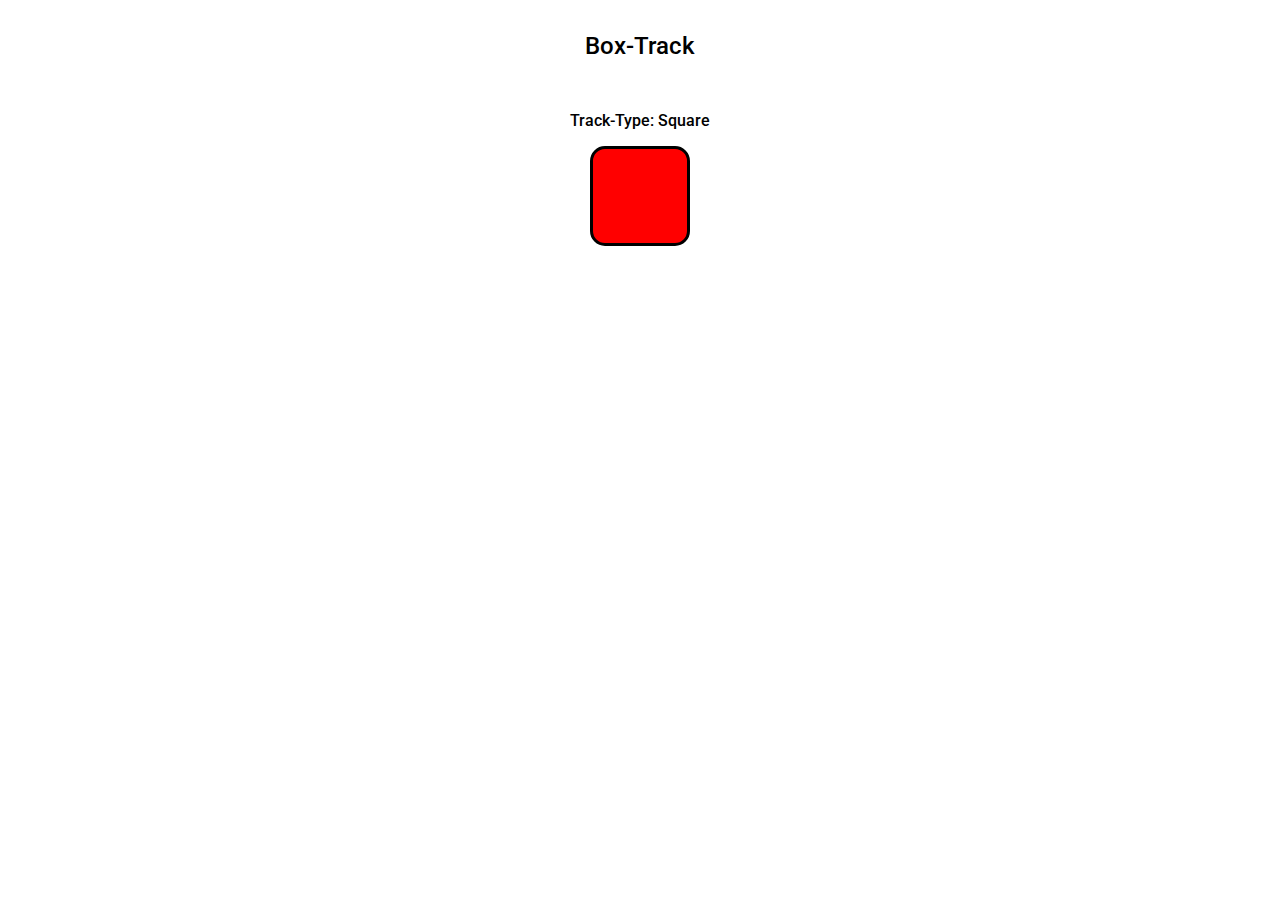
<file: CSS/box-movement-using-keyframe.html>
<!DOCTYPE html>
<html>
    <head lang="en-US">
        
        <meta charset="UTF-8">
        <meta name="viewport" content="width=device-width, initial-scale=1.0">
        <title>Box-Movement</title>
        <!-- import google font -->
        <link rel="preconnect" href="https://fonts.googleapis.com">
        <link rel="preconnect" href="https://fonts.gstatic.com" crossorigin>
        <link href="https://fonts.googleapis.com/css2?family=Roboto:ital,wght@0,100;0,300;0,400;0,500;0,700;0,900;1,100;1,300;1,400;1,500;1,700;1,900&display=swap" rel="stylesheet">
        <style>

            *{
                margin: 0;
                padding: 0;
                box-sizing: border-box;
                font-family: "Roboto", sans-serif;
                font-weight: 500;
                font-style: normal;
            }

            body{
                display: flex;
                flex-direction: column;
                align-items: center;
            }

            h2{
                margin-top: 2rem;
            }

            p{
                margin-top: 2rem;
            }
            div{
                margin-top: 1rem;
                width: 100px;
                height: 100px;
                position: relative;
                background-color: red;
                border-radius:15px;
                border: 0.2rem solid black;
                animation: box 4s infinite normal;
            }

            @keyframes box{
                0% {background-color: darkred; left: -300px; top: 0px;}
                25% {background-color: green; left: 300px; top: 0px;}
                50% {background-color: orangered; left: 300px; top: 300px;}
                75% {background-color: purple; left: -300px; top: 300px;}
                100% {background-color: blue; left: -300px; top: 0px;}
            }
        </style>
    </head>
    <body>
        <h2>Box-Track</h2><br>
        <p>Track-Type: Square</p>
        <div></div>
    </body>
</html>
</file>
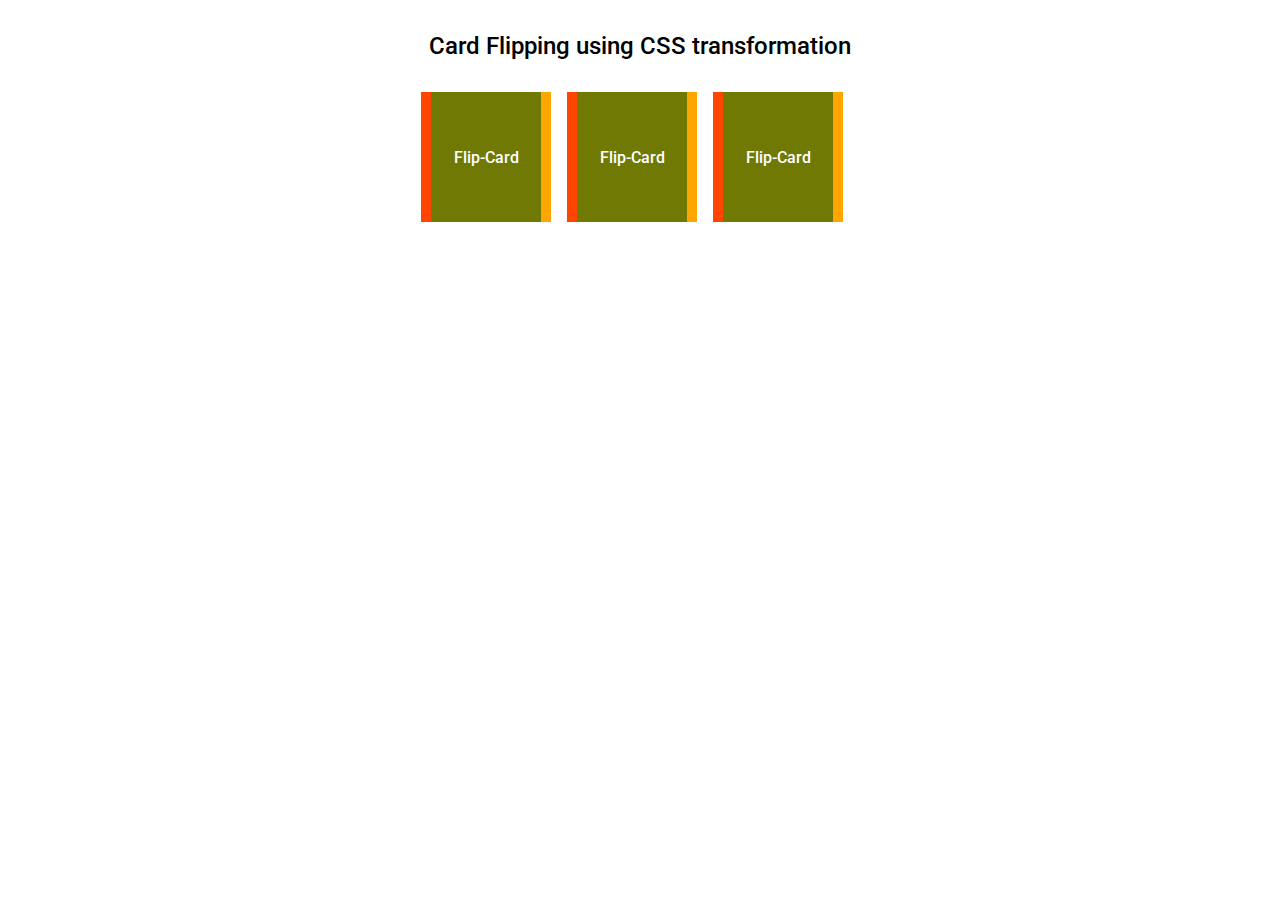
<file: CSS/Card-Flipping-using-CSS-transformation.html>
<!DOCTYPE html>
<html lang="en">
    <head>
        <meta charset="UTF-8">
        <meta name="viewport" content="width=device-width, initial-scale=1.0">
        <title>Card Flipping using CSS transformation</title>
        <link rel="shortcut icon" href="https://cdn-icons-png.flaticon.com/128/4334/4334039.png" type="image/x-icon">
        <!-- import google font -->
        <link rel="preconnect" href="https://fonts.googleapis.com">
        <link rel="preconnect" href="https://fonts.gstatic.com" crossorigin>
        <link href="https://fonts.googleapis.com/css2?family=Roboto:ital,wght@0,100;0,300;0,400;0,500;0,700;0,900;1,100;1,300;1,400;1,500;1,700;1,900&display=swap" rel="stylesheet">
        <style>

            *{
                margin: 0;
                padding: 0;
                box-sizing: border-box;
                font-family: "Roboto", sans-serif;
                font-weight: 500;
                font-style: normal;
            }

            h2{
                text-align: center;
                margin-top: 2rem;
            }

            .main{
                display: flex;
                justify-content: center;
            }
            .card{
                width: 130px;
                height: 130px;
                margin: 2rem 1rem 0 0;
                display: flex;
                justify-content: center;
                align-items: center;
                background-color: rgb(111, 121, 3);
                border-left: 10px solid orangered;
                border-right: 10px solid orange;
                color: white;
                transition: transform 1s;
                cursor: pointer;
            }
            .card:hover{
                transform:rotateX(180deg);
            }
        </style>
    </head>
    <body>
        <h2>Card Flipping using CSS transformation</h2>
        <div class="main">
            <div class="card">Flip-Card</div>
            <div class="card">Flip-Card</div>
            <div class="card">Flip-Card</div>
        </div>
    </body>
</html>
</file>
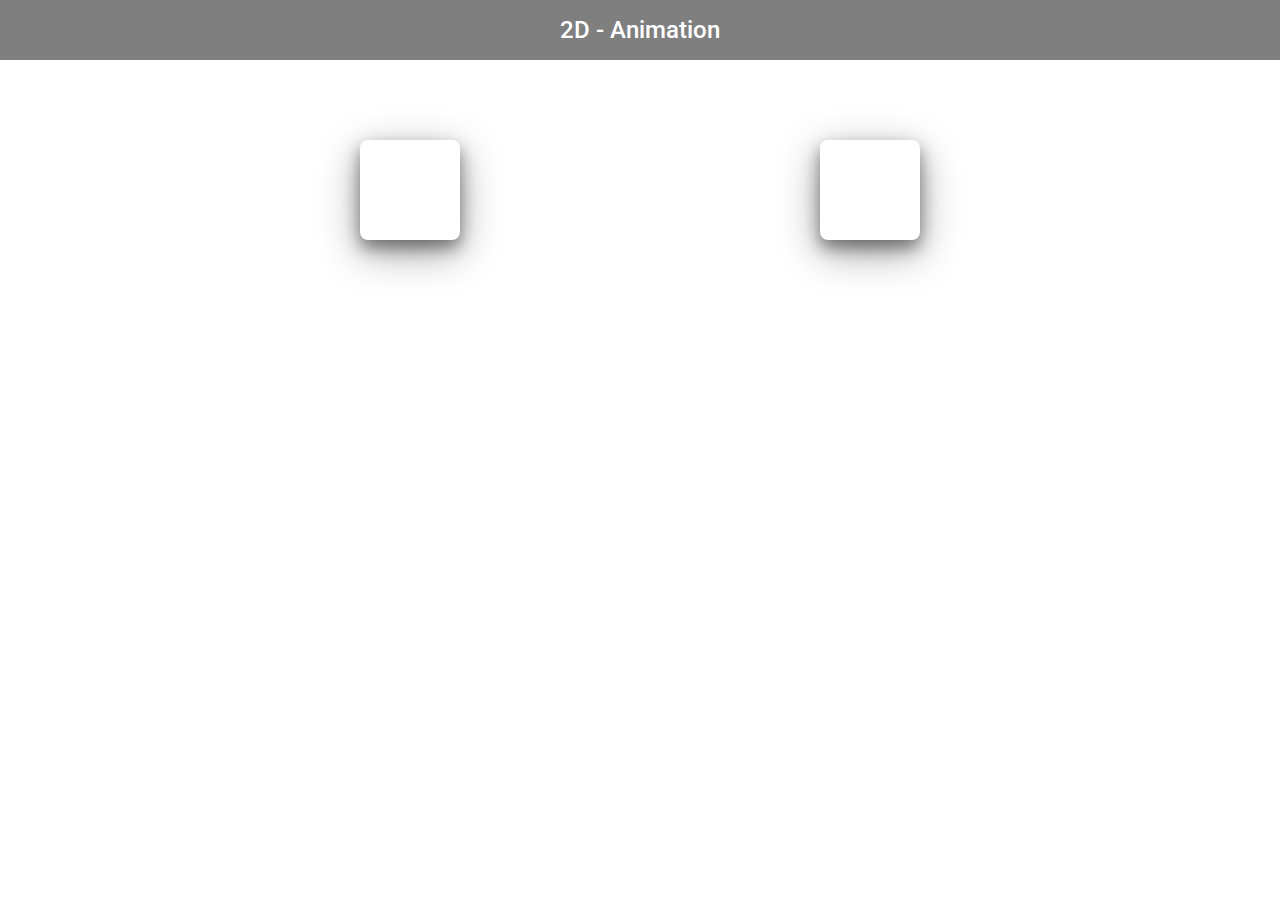
<file: CSS/colorChangeAnimation.html>
<!DOCTYPE html>
<html>
    <head lang="en-US">
        <meta charset="UTF-8">
        <meta name="viewport" content="width=device-width , initial-scale=1">
        <title>Box-color change Animation</title>
        <!-- import google font -->
        <link rel="preconnect" href="https://fonts.googleapis.com">
        <link rel="preconnect" href="https://fonts.gstatic.com" crossorigin>
        <link href="https://fonts.googleapis.com/css2?family=Roboto:ital,wght@0,100;0,300;0,400;0,500;0,700;0,900;1,100;1,300;1,400;1,500;1,700;1,900&display=swap" rel="stylesheet">
        <style>
            *{
                margin: 0;
                padding: 0;
                box-sizing: border-box;
                font-family: "Roboto", sans-serif;
                font-weight: 500;
                font-style: normal;
            }

            h2{
                text-align: center;
                background-color: rgba(0, 0, 0, 0.5);
                color: white;
                padding: 1rem;
            }
            
            .main{
                width: 100%;
                height: 100%;
                display: flex;
                justify-content: space-evenly;
            }

            .animated-box{
                width: 100px;
                height: 100px;
                margin-top: 5rem;
                box-shadow: 0 8px 16px rgba(0, 0, 0, 0.4), 0 12px 40px rgba(0, 0, 0, 0.38);
                border-radius: 0.5rem;
                animation: color 4s  linear infinite;
            }

            @keyframes color{
                0% {background-color:lightblue;}
                20% {background-color:blue;}
                40% {background-color: lightgreen;}
                60% {background-color: green;}
                80% {background-color: orange;}
                100% {background-color: orangered;}

            }
        </style>
    </head>
    <body>
        <h2>2D - Animation</h2>
        <div class="main">
            <div class="animated-box"></div>
            <div class="animated-box"></div>
        </div>
    </body>
</html>
</file>
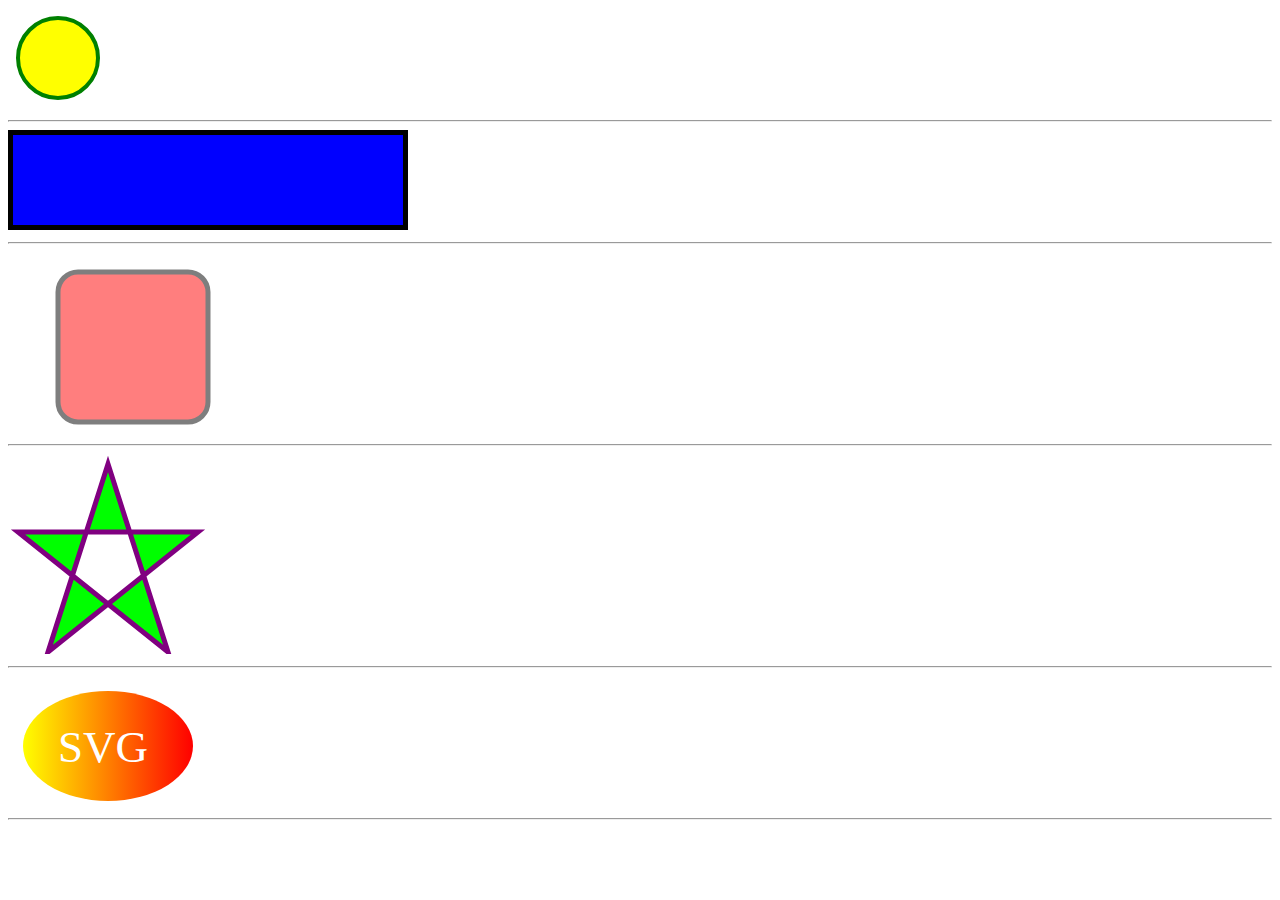
<file: CSS/svg.html>
<!DOCTYPE html>
<html>
    <head>
        <meta charset="utf-8">
        <meta name="viewport" content="width=device-width, initial-scale=1">
        <link rel="icon" type="SVG" href="https://cdn-icons-png.flaticon.com/128/1287/1287115.png">
        <title>SVG practice</title>
    </head>
    <body>

        <!-- Circle -->

        <svg width="100" height="100">
            <circle cx="50" cy="50" r="40"
            stroke="green" stroke-width="4" fill="yellow" />
            Sorry, your browser does not support inline SVG.
        </svg><hr>

        <!--Rectangle -->

        <svg width="400" height="100">
            <rect width="400" height="100" style="fill:rgb(0,0,255);stroke-width:10;stroke:rgb(0,0,0)" />
        </svg><hr>

        <!-- Round square -->

        <svg width="400" height="180">
            <rect x="50" y="20" rx="20" ry="20" width="150" height="150"
            style="fill:red;stroke:black;stroke-width:5;opacity:0.5" />
        </svg><hr>

        <!-- Star -->

        <svg width="300" height="200">
            <polygon points="100,10 40,198 190,78 10,78 160,198"
            style="fill:lime;stroke:purple;stroke-width:5;fill-rule:evenodd;" />
        </svg><hr>

        <!-- SVG logo -->

        <svg height="130" width="500">
            <defs>
              <linearGradient id="grad1" x1="0%" y1="0%" x2="100%" y2="0%">
                <stop offset="0%" style="stop-color:rgb(255,255,0);stop-opacity:1" />
                <stop offset="100%" style="stop-color:rgb(255,0,0);stop-opacity:1" />
              </linearGradient>
            </defs>
            <ellipse cx="100" cy="70" rx="85" ry="55" fill="url(#grad1)" />
            <text fill="#ffffff" font-size="45" font-family="Verdana" x="50" y="86">SVG</text>
            Sorry, your browser does not support inline SVG.
        </svg><hr>
    
    </body>
</html>
</file>
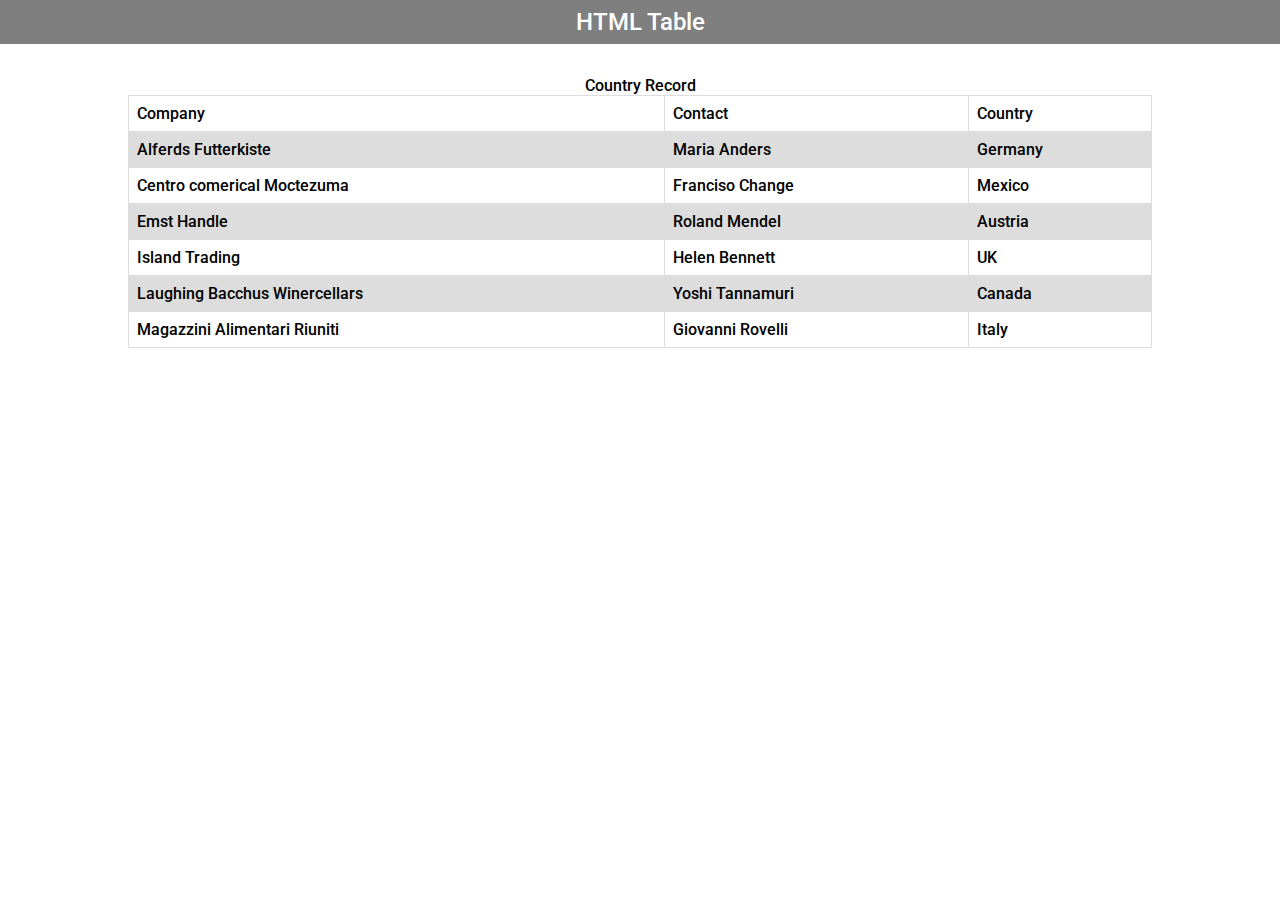
<file: HTML/zebra-strip-style-table.html>
<!DOCTYPE html>
<html lang="en">
<head>
  <meta charset="UTF-8">
  <meta name="viewport" content="width=device-width, initial-scale=1.0">
  <title>Zebra-Strip-Table</title>
  <!-- import google font -->
  <link rel="preconnect" href="https://fonts.googleapis.com">
  <link rel="preconnect" href="https://fonts.gstatic.com" crossorigin>
  <link href="https://fonts.googleapis.com/css2?family=Roboto:ital,wght@0,100;0,300;0,400;0,500;0,700;0,900;1,100;1,300;1,400;1,500;1,700;1,900&display=swap" rel="stylesheet">

  <style>

    *{
      margin: 0;
      padding: 0;
      box-sizing: border-box;
      font-family: "Roboto", sans-serif;
      font-weight: 500;
      font-style: normal;
    }

    h2{
      text-align: center;
      background-color: rgba(0, 0, 0, 0.5);
      color: white;
      padding: 0.5rem;
    }

    table {
      font-family: arial, sans-serif;
      border-collapse: collapse;
      width: 80%;
      margin: 2rem auto;
    }
  
    td, th {
      border: 1px solid #dddddd;
      text-align: left;
      padding: 8px;
    }
  
    tr:nth-child(even) {
      background-color: #dddddd;
    }

  </style>
</head>
<body>
  <h2>HTML Table</h2>
  <table>
    <caption>Country Record</caption>
    <tr>
      <th>Company</th>
      <th>Contact</th>
      <th>Country</th>
    </tr>

    <tr>
      <td>Alferds Futterkiste</td>
      <td>Maria Anders</td>
      <td>Germany</td>
    </tr>

    <tr>
      <td>Centro comerical Moctezuma </td>
      <td>Franciso Change</td>
      <td>Mexico</td>
    </tr>

    <tr>
      <td>Emst Handle</td>
      <td>Roland Mendel</td>
      <td>Austria</td>
    </tr>

    <tr>
      <td>Island Trading</td>
      <td>Helen Bennett</td>
      <td>UK</td>
    </tr>

    <tr>
      <td>Laughing Bacchus Winercellars</td>
      <td>Yoshi Tannamuri</td>
      <td>Canada</td>
    </tr>

    <tr>
      <td>Magazzini Alimentari Riuniti</td>
      <td>Giovanni Rovelli</td>
      <td>Italy</td>
    </tr>

  </table>
</body>
</html>
</file>
<file: Architecture template/style.css>
*{
    box-sizing: border-box;
    font-family: Verdana;
    margin: 0px;
    padding: 0px;
}

body{
    background-color: white;
}

.navbar{
    height: 51px;
    background-color: whitesmoke;
}

.navbar ul{
    list-style-type: none;
}

.navbar ul li:not(:last-child){
    float: left;
    text-align: center;
}

.navbar ul li a{
    padding: 14px 20px;
    text-decoration: none;
    display: block;
    color: black;
    font-size: 1.2rem;
}

.navbar ul li a.active{
    background-color: gray;
    color: white;
}

.navbar ul li a span{
    letter-spacing: 6px;
    font-weight: bolder;
}

.navbar ul li a:hover{
    background-color: gray;
    color: white;
    transition: 0.9s;
}

.first-pannel{
    display: flex;
    justify-content: space-evenly;
    align-items: center;
    height: 480px;
    background-color: rgb(229, 226, 226);
    margin: 20px;
}

.first-pannel-image1{
    background-image: url(https://media.gettyimages.com/id/483232627/photo/corporate-modern-offices-building-in-london.jpg?s=612x612&w=0&k=20&c=aP6nr2nIV6QYZxjriww3x1SO8Q3dplBDFCfJl-UQt4Y=);
    background-repeat: no-repeat;
    background-size: contain;
    width: 48%;
    height: 90%;
    position: relative;
    text-align: center;
    color: black;
    font-size: large;
}

.top-left-text-first-pannel{
    position: absolute;
    top: 35px;
    left: 35px;
}

.top-left-text-first-pannel span{
    background-color: black;
    color: white;
    opacity: 0.8;
    letter-spacing: 6px;
    padding: 10px 8px;
    font-size: large;
    font-weight: bolder;
    margin-right: 5px;
}

.first-pannel-image2{
    background-image: url(https://images.unsplash.com/photo-1503951458645-643d53bfd90f?q=80&w=1000&auto=format&fit=crop&ixlib=rb-4.0.3&ixid=M3wxMjA3fDB8MHxzZWFyY2h8MTl8fGJ1aWxkaW5nc3xlbnwwfHwwfHx8MA==);
    background-repeat: no-repeat;
    background-size: contain;
    width: 48%;
    height: 90%;
    position: relative;
    text-align: center;
    color: black;
    font-size: large;
}

.second-pannel{
    margin: 20px;
    background-color: rgb(229, 226, 226);
}

.second-pannel-heading{
    padding: 20px;
    font-size: 1.2rem;
}

.second-pannel-images-row1{
    display: flex;
    justify-content: space-evenly;
    align-items: center;
    height: 230px;
}

.top-left {
    position: absolute;
    top: 0px;
    left: 0px;
    background-color: black;
    padding: 10px 16px;
}

.second-pannel-images1{
    background-image: url(https://images.unsplash.com/photo-1568605114967-8130f3a36994?w=500&auto=format&fit=crop&q=60&ixlib=rb-4.0.3&ixid=M3wxMjA3fDB8MHxzZWFyY2h8NHx8aG91c2V8ZW58MHx8MHx8fDA%3D);
    background-repeat: no-repeat;
    background-size: cover;
    width: 310px;
    height: 210px;
    position: relative;
    text-align: center;
    color: white;
}

.second-pannel-images2{
    background-image: url(https://images.unsplash.com/photo-1605146768851-eda79da39897?w=500&auto=format&fit=crop&q=60&ixlib=rb-4.0.3&ixid=M3wxMjA3fDB8MHxzZWFyY2h8Nnx8YnJpY2slMjBob3VzZXxlbnwwfHwwfHx8MA%3D%3D);
    background-repeat: no-repeat;
    background-size: cover;
    width: 310px;
    height: 210px;
    position: relative;
    text-align: center;
    color: white;
}

.second-pannel-images3{
    background-image: url(https://images.unsplash.com/photo-1572120360610-d971b9d7767c?w=500&auto=format&fit=crop&q=60&ixlib=rb-4.0.3&ixid=M3wxMjA3fDB8MHxzZWFyY2h8MTh8fHJlbm92YXRlZCUyMGhvdXNlfGVufDB8fDB8fHww);
    background-repeat: no-repeat;
    background-size: cover;
    width: 310px;
    height: 210px;
    position: relative;
    text-align: center;
    color: white;
}

.second-pannel-images4{
    background-image: url(https://images.unsplash.com/photo-1469401258206-4e0cc14e9358?w=500&auto=format&fit=crop&q=60&ixlib=rb-4.0.3&ixid=M3wxMjA3fDB8MHxzZWFyY2h8NHx8YmFybiUyMGhvdXNlc3xlbnwwfHwwfHx8MA%3D%3D);
    background-repeat: no-repeat;
    background-size: cover;
    width: 310px;
    height: 210px;
    position: relative;
    text-align: center;
    color: white;
}

.second-pannel-images-row2{
    display: flex;
    justify-content: space-evenly;
    align-items: center;
    height: 230px;
}

.second-pannel-images5{
    background-image: url(https://images.unsplash.com/photo-1600596542815-ffad4c1539a9?w=500&auto=format&fit=crop&q=60&ixlib=rb-4.0.3&ixid=M3wxMjA3fDB8MHxzZWFyY2h8OHx8aG91c2V8ZW58MHx8MHx8fDA%3D);
    background-repeat: no-repeat;
    background-size: cover;
    width: 310px;
    height: 210px;
    position: relative;
    text-align: center;
    color: white;
}

.second-pannel-images6{
    background-image: url(https://images.unsplash.com/photo-1430285561322-7808604715df?w=500&auto=format&fit=crop&q=60&ixlib=rb-4.0.3&ixid=M3wxMjA3fDB8MHxzZWFyY2h8M3x8YnJpY2slMjBob3VzZXxlbnwwfHwwfHx8MA%3D%3D);
    background-repeat: no-repeat;
    background-size: cover;
    width: 310px;
    height: 210px;
    position: relative;
    text-align: center;
    color: white;
}

.second-pannel-images7{
    background-image: url(https://images.unsplash.com/photo-1464146072230-91cabc968266?w=500&auto=format&fit=crop&q=60&ixlib=rb-4.0.3&ixid=M3wxMjA3fDB8MHxzZWFyY2h8MzZ8fHJlbm92YXRlZCUyMGhvdXNlfGVufDB8fDB8fHww);
    background-repeat: no-repeat;
    background-size: cover;
    width: 310px;
    height: 210px;
    position: relative;
    text-align: center;
    color: white;
}

.second-pannel-images8{
    background-image: url(https://images.unsplash.com/photo-1574097880168-21606735d77b?w=500&auto=format&fit=crop&q=60&ixlib=rb-4.0.3&ixid=M3wxMjA3fDB8MHxzZWFyY2h8NDR8fGJhcm4lMjBob3VzZXN8ZW58MHx8MHx8fDA%3D);
    background-repeat: no-repeat;
    background-size: cover;
    width: 310px;
    height: 210px;
    position: relative;
    text-align: center;
    color: white;
}

.third-pannel{
    margin: 20px;
    background-color: rgb(229, 226, 226);
}

.third-pannel-heading{
    font-size: 1.2rem;
    padding: 20px;
}

.third-pannel-description{
    text-align: justify;
    padding: 20px 10px 40px 10px;
}

.third-pannel-main-div{
    display: flex;
    justify-content: space-between;
    padding: 20px 5px;
}

.third-pannel-main-div-inner-div{
    width: 290px;
}

.third-pannel-main-div1-image{
    background-image: url(https://www.w3schools.com/w3images/team2.jpg);
    background-repeat: no-repeat;
    background-size: cover;
    width: 290px;
    height: 180px;
}

.third-pannel-main-div2-image{
    background-image: url(https://www.w3schools.com/w3images/team1.jpg);
    background-repeat: no-repeat;
    background-size: cover;
    width: 290px;
    height: 180px;
}

.third-pannel-main-div3-image{
    background-image: url(https://www.w3schools.com/w3images/team3.jpg);
    background-repeat: no-repeat;
    background-size: cover;
    width: 290px;
    height: 180px;
}

.third-pannel-main-div4-image{
    background-image: url(https://www.w3schools.com/w3images/team4.jpg);
    background-repeat: no-repeat;
    background-size: cover;
    width: 290px;
    height: 180px;
}

.third-pannel-main-div-name{
    text-align: left;
    padding: 20px 20px 20px 0px;
    font-size: 1.4rem;
}

.third-pannel-main-div-position{
    color: gray;
    text-align: left;
    padding: 0px 20px 20px 0px;
}

.third-pannel-main-div-about{
    text-align: justify;
    padding-bottom: 20px;
}

.contact{
    width: 100%;
    padding: 10px;
    align-items: center;
    letter-spacing: 3px;
    font-size: 1rem;
    color: black;
    background-color: white;
    border:  none;
    outline: none;
}

.contact:hover{
    color: white;
    background-color: black;
}

.fourth-pannel{
    margin: 20px;
    background-color: rgb(229, 226, 226);
}

.fourth-pannel-heading{
    padding: 20px;
    font-size: 1.2rem;
}

.fourth-pannel-description{
    text-align: left;
    padding: 15px 20px;
}

.fourth-pannel-input-main-div{
    display: block;
    width: 100%;
    padding: 0px 15px;
}

.fourth-pannel-input{
    width: 100%;
    padding: 10px;
    outline: none;
    font-size: 1rem;
    margin-bottom: 15px;
}

.send-message{
    padding: 9px;
    font-size: 1.1rem;
    background-color: black;
    color: white;
    margin-bottom: 30px;
    outline: none;
    border: none;
    margin-left: 15px;
}

.send-message:hover{
    background-color: white;
    color: black;
    cursor: pointer;
}

.fifth-pannel{
    background-image: url(https://www.w3schools.com/w3images/map.jpg);
    background-repeat: no-repeat;
    background-size: cover;
    height: 700px;
    margin: 20px;
}

.footer{
    padding: 40px;
    background-color: black;
    color: white;
    font-size: 1.2rem;
    text-align: center;
}
</file>
<file: calculator/style.css>
* {
    margin: 0px;
    padding: 0px;
    box-sizing: border-box;
    background-color: #ecf0f3;
    outline: none;
    font-family: "Roboto", serif;
    font-weight: 400;
    font-style: normal;
}

.container {
    height: 100vh;
    display: flex;
    justify-content: center;
    align-items: center;
}

.calculator {
    background-color: #ecf0f3;
    padding: 15px;
    border-radius: 30px;
    box-shadow: inset 5px 5px 12px #ffffff, 5px 5px 12px rgba(0, 0, 0, 0.16);
    display: grid;
    grid-template-columns: repeat(4, 75px);
}

input {
    grid-column: span 4;
    height: 70px;
    widows: 260px;
    background-color: #ecf0f3;
    box-shadow: inset -5px -5px 12px #ecf0f3,inset 5px 5px 12px rgba(0, 0, 0, 0.16);
    border: none;
    border-radius: 30px;
    color: rgb(70, 70, 70);
    font-size: 50px;
    text-align: end;
    margin-top: 40px;
    margin-bottom: 30px;
    padding: 20px;
}

button {
    height: 48px;
    width: 48px;
    background-color: #ecf0f3;
    box-shadow: -5px -5px 12px #ffffff, 5px 5px 12px rgba(0, 0, 0, 0.16);
    border: none;
    border-radius: 50%;
    margin: 8px;
    font-size: 16px;
    font-weight: bold;
}

.equal {
    width: 115px;
    border-radius: 40px;
    background-color: #ecf0f3;
    box-shadow: -5px -5px 12px #ffffff, 5px 5px 12px rgba(0, 0, 0, 0.16);
}
</file>
<file: Flipkart website template/style.css>
*{
    box-sizing: border-box;
    font-family: Verdana;
    margin: 0px;
}

body{
    background-color: rgb(215, 213, 213);
}

.navbar{
    background-color: white;
    width: 100%;
    height: 68px;
    display: flex;
    justify-content: center;
    align-items: center;
}

.border:hover{
    border: 1px solid rgb(178, 176, 176);
}

.navbar-inner-div{
    height: fit-content;
    width: 95%;
    display: flex;
    align-items: center;
    justify-content: space-between;
}

.logo{
    background-image: url(img/logo.svg);
    background-size: contain;
    background-repeat: no-repeat;
    cursor: pointer;
    width: 100px;
    height: 40px;
    margin-left: 37px;
    margin-right: 25px;
}

.search-bar{
    width: 45%;
    height: 40px;
    display: flex;
    justify-content: space-evenly;
    align-items: center;
}

.search-icon{
    width: 7%;
    height: 40px;
    color: gray;
    cursor: pointer;
    font-size: 1.2rem;
    background-color: rgba(161, 192, 242, 0.375);
    display: flex;
    justify-content: center;
    align-items: center;
    border-right: 0.5px solid gray;
    border-top-left-radius: 8px;
    border-bottom-left-radius: 8px;
}

.search-field{
    width: 93%;
    height: 40px;
}

.search-field input{
    width: 100%;
    height: 40px;
    display: flex;
    align-items: center;
    padding-left: 15px;
    font-size: 1.1rem;
    background-color: rgba(161, 192, 242, 0.375);
    border: none;
    border-top-right-radius: 8px;
    border-bottom-right-radius: 8px;
}

.search-field input:focus{
    outline: none;
}

.login-box a{
    width: 110px;
    height: 40px;
    border-radius: 10px;
    display: flex;
    justify-content: center;
    align-items: center;
    color: black;
    text-decoration: none;
}

.login-box a:hover{
    background-color: blue;
    color: white;
}

.login-box-contact-icon{
    font-size: 1.2rem;
    padding-right: 5px;
}

.login-box-text{
    font-size: 1.2rem;
    padding-right: 5px;
}

.login-box-arrow{
    font-size: 0.6rem;
    margin-top: 3px;
    padding-right: 5px;
}

.cart a{
    width: 80px;
    height: 40px;
    font-size: 1.2rem;
    display: flex;
    justify-content: center;
    align-items: center;
    text-decoration: none;
    color: black;
}
.cart{
    border-radius: 8px;
}

.cart-text a{
    font-size: 1.1rem;
    padding-left: 5px;
    padding-right: 5px;
}

.home a{
    font-size: 1.2rem;
    width: 190px;
    height: 40px;
    display: flex;
    justify-content: center;
    align-items: center;
    text-decoration: none; 
    color: black;
}
.home{
    border-radius: 8px;
}

.home-text a{
    font-size: 1.1rem;
    padding-left: 5px;
}

.three-dot{
    font-size: 1.2rem;
    cursor: pointer;
    font-weight: lighter;
    width: 43px;
    height: 40px;
    display: flex;
    justify-content: center;
    align-items: center;
    border-radius: 8px;
}

.three-dot:hover{
    background-color: rgb(227, 228, 229);
    opacity: 0.7;
}

.hero-section{
    display: block;
    justify-content: center;
    margin-top: 10px;
    margin-left: 19px;
    background-color: 1px solid red;
}
.first-pannel{
    width: 98.5%;
    height: 150px;
    display: flex;
    justify-content: space-evenly;
    align-items: center;
    background-color: rgba(255, 255, 255, 0.807);
}

.first-pannel-box1{
    width: 130px;
    height: 100%;
    cursor: pointer;
    display: flex;
    justify-content: center;
    align-items: center;
}

.first-pannel-box1:hover{
    transform: scale(1.1);
    transition: all 0.2s ease-in-out;
}

.first-pannel-box1-image{
    width: 64px;
    height: 64px;
    margin-left: 4px;
    background-image: url(img/grocery.webp);
    background-size: cover;
}

.first-pannel-box1-text{
    margin-top: 10px;
    font-size: 1.1rem;
}

.first-pannel-box2-image{
    width: 64px;
    height: 64px;
    margin-left: 4px;
    background-image: url(img/mobile.webp);
    background-size: cover;
}
.first-pannel-box3-image{
    width: 64px;
    height: 64px;
    margin-left: 4px;
    background-image: url(img/fashion.webp);
    background-size: cover;
}
.first-pannel-box4-image{
    width: 64px;
    height: 64px;
    margin-left: 4px;
    background-image: url(img/electronics.webp);
    background-size: cover;
}
.first-pannel-box5-image{
    width: 64px;
    height: 64px;
    margin-left: 4px;
    background-image: url(img/home&furniture.webp);
    background-size: cover;
}
.first-pannel-box6-image{
    width: 64px;
    height: 64px;
    margin-left: 4px;
    background-image: url(img/appliences.webp);
    background-size: cover;
}
.first-pannel-box7-image{
    width: 64px;
    height: 64px;
    margin-left: 4px;
    background-image: url(img/travel.webp);
    background-size: cover;
}
.first-pannel-box8-image{
    width: 64px;
    height: 64px;
    margin-left: 4px;
    background-image: url(img/beauty&toys.webp);
    background-size: cover;
}
.first-pannel-box9-image{
    width: 64px;
    height: 64px;
    margin-left: 4px;
    background-image: url(img/two-vehicels.webp);
    background-size: cover;
}

.second-pannel-image{
    width: 98.5%;
    height: 217px;
    margin-top: 15px;
    display: flex;
    justify-content: space-evenly;
    background-image: url(img/horizontal-image.png);
    background-size: cover;
}

.third-pannel{
    width: 98.5%;
    height: 320px;
    background-color: rgba(255, 255, 255, 0.697);
    margin-top: 15px;
}

.third-pannel-inner-box-top-text{
    width: 100%;
    padding-left: 20px;
    text-align: left;
    display: flex;
    align-items: center;
    font-size: 1.3rem;
    height: 64px;
}

.third-pannel-inner-box-top-text-lower-box{
    width: 100%;
    height: 236px;
    display: flex;
    justify-content: space-around;
    align-items: center;
}

.lower-box1{
    width: 172px;
    height: 224px;
    border-radius: 4px;
    border: 1px solid rgba(128, 128, 128, 0.824);
    display: flex;
    justify-content: center;
    align-items: center;
}

.lower-box1-image{
    background-image: url(img/shoes1.webp);
    background-size: cover;
    background-repeat: no-repeat;
    cursor: pointer;
    border-radius: 4px;
    width: 142px;
    height: 142px;
}
.lower-box2-image{
    background-image: url(img/shoes2.webp);
    background-size: cover;
    background-repeat: no-repeat;
    cursor: pointer;
    border-radius: 4px;
    width: 142px;
    height: 142px;
}
.lower-box3-image{
    background-image: url(img/girl-dress.webp);
    background-size: cover;
    margin-left: 12px;
    background-repeat: no-repeat;
    cursor: pointer;
    border-radius: 4px;
    width: 142px;
    height: 142px;
}
.lower-box4-image{
    background-image: url(img/men-dress.webp);
    background-size: cover;
    background-repeat: no-repeat;
    cursor: pointer;
    border-radius: 4px;
    width: 142px;
    height: 142px;
}
.lower-box5-image{
    background-image: url(img/kurta.webp);
    background-size: cover;
    background-repeat: no-repeat;
    cursor: pointer;
    border-radius: 4px;
    width: 142px;
    height: 142px;
}
.lower-box6-image{
    background-image: url(img/t-shirt.webp);
    background-size: cover;
    background-repeat: no-repeat;
    cursor: pointer;
    border-radius: 4px;
    width: 142px;
    height: 142px;
}

.lower-box1-image:hover,.lower-box2-image:hover,.lower-box3-image:hover,.lower-box4-image:hover,.lower-box5-image:hover,.lower-box6-image:hover{
    transform: scale(1.1);
    transition: all 0.2s ease;
}

.lower-box1-text1{
    margin-top: 10px;
    width: 100%;
    height: fit-content;
    text-align: center;
    font-size: 1rem;
}

.lower-box1-text2{
    margin-top: 5px;
    width: 100%;
    height: fit-content;
    text-align: center;
    font-size: 0.9rem;
    font-weight: bold;
}

.fourth-pannel{
    width: 98.5%;
    height: 248px;
    margin-top: 15px;
    background-color: rgba(255, 255, 255, 0.697);
}

.fourth-pannel-inner-box{
    height: 100%;
    display: flex;
    justify-content: space-around;
    align-items: center;
}

.fourth-pannel-image1{
    background-image: url(img/vivot2.webp);
    background-size: contain;
    background-repeat: no-repeat;
    cursor: pointer;
    width: 420px;
    height: 228px;
}

.fourth-pannel-image1:hover{
    transform: scaleY(1.05);
}

.fourth-pannel-image2{
    background-image: url(img/motog54.webp);
    background-size: contain;
    background-repeat: no-repeat;
    cursor: pointer;
    width: 420px;
    height: 228px;
}

.fourth-pannel-image2:hover{
    transform: scaleY(1.05);
}

.fourth-pannel-image3{
    background-image: url(img/pocom6.webp);
    background-size: contain;
    background-repeat: no-repeat;
    cursor: pointer;
    width: 420px;
    height: 228px;
}

.fourth-pannel-image3:hover{
    transform: scaleY(1.05);
}

.fifth-pannel{
    width: 98.5%;
    height: 248px;
    margin-top: 15px;
    background-color: rgba(255, 255, 255, 0.697);
}

.fifth-pannel-inner-box{
    height: 100%;
    display: flex;
    justify-content: space-around;
    align-items: center;
}

.fifth-pannel-image1{
    background-image: url(img/best-selling-iron.webp);
    background-size: contain;
    background-repeat: no-repeat;
    cursor: pointer;
    width: 420px;
    height: 228px;
}

.fifth-pannel-image1:hover{
    transform: scaleY(1.05);
}

.fifth-pannel-image2{
    background-image: url(img/washing-machine.webp);
    background-size: contain;
    background-repeat: no-repeat;
    cursor: pointer;
    width: 420px;
    height: 228px;
}

.fifth-pannel-image2:hover{
    transform: scaleY(1.05);
}

.fifth-pannel-image3{
    background-image: url(img/ceilling-fan.webp);
    background-size: contain;
    background-repeat: no-repeat;
    cursor: pointer;
    width: 420px;
    height: 228px;
}

.fifth-pannel-image3:hover{
    transform: scaleY(1.05);
}

.sixth-pannel{
    width: 98.5%;
    height: 248px;
    margin-top: 15px;
    background-color: rgba(255, 255, 255, 0.697);
}

.sixth-pannel-inner-box{
    height: 100%;
    display: flex;
    justify-content: space-around;
    align-items: center;
}

.sixth-pannel-image1{
    background-image: url(img/painting.webp);
    background-size: contain;
    background-repeat: no-repeat;
    cursor: pointer;
    width: 420px;
    height: 228px;
}

.sixth-pannel-image1:hover{
    transform: scaleY(1.05);
}

.sixth-pannel-image2{
    background-image: url(img/bedsheet.webp);
    background-size: contain;
    background-repeat: no-repeat;
    cursor: pointer;
    width: 420px;
    height: 228px;
}

.sixth-pannel-image2:hover{
    transform: scaleY(1.05);
}

.sixth-pannel-image3{
    background-image: url(img/tools.webp);
    background-size: contain;
    background-repeat: no-repeat;
    cursor: pointer;
    width: 420px;
    height: 228px;
}

.sixth-pannel-image3:hover{
    transform: scaleY(1.05);
}

.footer{
    background-color: rgba(0, 0, 0, 0.814);
    width: 100%;
    height: 350px;
    margin-top: 15px;
}

.footer-inner-div{
    display: flex;
    justify-content: space-around;
    align-items: normal;
}

.footer-first-inner-div{
    width: 70%;
    margin-top: 40px;
    height: fit-content;
    display: flex;
    justify-content: space-around;
    align-items:normal;
    border-right: 1px solid gray;
}

.inner-div1{
    width: 20%;
    height: fit-content;
}

.inner-div1 h3{
    color: gray;
    font-weight: lighter;
    font-size: 1rem;
}

.inner-div1 p{
    margin-top: 10px;
    color: white;
    padding-top: 10px;
    font-size: 0.9rem;
}

.inner-div1 a{
    text-decoration: none;
}

.inner-div1 a:hover{
    text-decoration: underline;
    color: white;
}

.footer-second-inner-div{
    width: 20%;
    margin-top: 40px;
    height: fit-content;
    display: flex;
    align-items: normal;
    justify-content: space-around;
}

.inner-div2{
    width: 100%;
    height: fit-content;
}

.inner-div2 h3{
    color: gray;
    font-weight: lighter;
    font-size: 1rem;
}

.inner-div2 p{
    color: white;
    text-align: left;
    font-size: 0.9rem;
    padding-top: 10px;
    margin-top: 10px;
}

.lower-box1-image1{
    background-image: url(img/bangles.webp);
    background-size: cover;
    background-repeat: no-repeat;
    cursor: pointer;
    border-radius: 4px;
    width: 142px;
    height: 142px;
}
.lower-box2-image2{
    background-image: url(img/smartring.webp);
    background-size: cover;
    background-repeat: no-repeat;
    cursor: pointer;
    border-radius: 4px;
    width: 142px;
    height: 142px;
}
.lower-box3-image3{
    background-image: url(img/smartwatch.webp);
    background-size: cover;
    background-repeat: no-repeat;
    cursor: pointer;
    border-radius: 4px;
    width: 142px;
    height: 142px;
}
.lower-box4-image4{
    background-image: url(img/laptop.webp);
    background-size: cover;
    background-repeat: no-repeat;
    cursor: pointer;
    border-radius: 4px;
    width: 142px;
    height: 142px;
}
.lower-box5-image5{
    background-image: url(img/fridge.webp);
    background-size: cover;
    background-repeat: no-repeat;
    cursor: pointer;
    border-radius: 4px;
    width: 142px;
    height: 142px;
}
.lower-box6-image6{
    background-image: url(img/sandle.webp);
    background-size: cover;
    background-repeat: no-repeat;
    cursor: pointer;
    border-radius: 4px;
    width: 142px;
    height: 142px;
}

.lower-box1-image1:hover,.lower-box2-image2:hover,.lower-box3-image3:hover,.lower-box4-image4:hover,.lower-box5-image5:hover,.lower-box6-image6:hover{
    transform: scale(1.1);
    transition: all 0.2s ease;
}

.sixth-pannel-image11{
    background-image: url(img/asus.webp);
    background-size: contain;
    background-repeat: no-repeat;
    cursor: pointer;
    width: 420px;
    height: 228px;
}

.sixth-pannel-image11:hover{
    transform: scaleY(1.05);
}

.sixth-pannel-image22{
    background-image: url(img/lighting.webp);
    background-size: contain;
    background-repeat: no-repeat;
    cursor: pointer;
    width: 420px;
    height: 228px;
}

.sixth-pannel-image22:hover{
    transform: scaleY(1.05);
}

.sixth-pannel-image33{
    background-image: url(img/4ksmarttv.webp);
    background-size: contain;
    background-repeat: no-repeat;
    cursor: pointer;
    width: 420px;
    height: 228px;
}

.sixth-pannel-image33:hover{
    transform: scaleY(1.05);
}
</file>
<file: The Band/style.css>
*{
    box-sizing: border-box;
    font-family: Verdana;
    margin: 0px;
    padding: 0px;
}

.navbar{
    background-color: rgb(8, 130, 170);
    width: 100%;
    height: 48px;
}

.navbar_innerbox1{
    width: 100%;
    height: 100%;
    display: flex;
    text-align: center;
}

.navbar_innerbox1 ul{
    text-decoration: none;
    list-style-type: none;
    display: flex; 
    text-align: center; 
}    

.navbar_innerbox1 ul li{
    color: white;
    font-size: 1.2rem;
    padding: 9px 16px;
}

.navbar_innerbox1 ul li a{
    text-decoration: none;
    color: white;
}

.navbar_innerbox1 ul li:hover{
    background-color: rgb(2, 1, 42);
    color: white;
}

.dropdown-content {
    display: none;
    position:relative;
    background-color: rgb(8, 130, 170);
    min-width: 140px;
    margin-top: 17px;
    box-shadow: 0px 8px 16px 0px rgba(0,0,0,0.2);
    z-index: 1;
}

.dropdown-content a {
    color: white;
    padding: 12px 16px;
    text-decoration: none;
    display: block;
    text-align: left;
    transition: ease-out 0.3ms ;
}

.dropdown-content a:hover{
    background-color: rgb(2, 1, 42);
    color: white;
}

.dropdown:hover .dropdown-content {
    display: block;
}

div.content{
    margin-left: 25%;
    padding: 1px 16px;
}

.dropdown-innerbox{
    display: flex;
}

.dropdown .downarrow-icon{
    margin-left: 6px;
    margin-top: 3px;
    font-size: 1rem;
}

.hero-section-image{
    background-image: url(https://wallpapercave.com/wp/wp1810524.jpg);
    width: 100%;
    height: 600px;
    background-size: cover;
    background-repeat: no-repeat;
}

.hero-section-image-text{
    color: white;
    position: absolute;
    bottom: 8px;
    left: 38%;
    display: flex;
    text-align: center;
    justify-content: center;
}

.second-pannel{
    background-color:whitesmoke;
    padding-bottom: 90px;
}

.second-pannel-heading{
    font-size: 1.9rem;
    word-spacing: 4px;
    letter-spacing: 4px;
    font-weight: lighter;
    text-align: center;
    padding-top: 80px;
}

.second-pannel-subheading{
    text-align: center;
    font-style: italic;
    color: gray;
    font-weight: lighter;
    padding-top: 30px;
}

.second-pannel-about{
    display: flex;
    justify-content: center;
    padding-top: 25px;
}

.second-pannel-about-text{
    width: 58%;
    text-align: justify;
    line-height: 26px;
    font-size: 15px;
}

.second-pannel-image{
    display: flex;
    align-items: center;
    margin-top: 25px;
    justify-content: center;
}

.disc{
    text-align: center;
    font-size: 1.2rem;
    padding-top: 30px;
}

.second-pannel-image1{
    margin-right: 30px;
    height: fit-content;
}

.second-pannel-image11{
    background-image: url(https://resources.tidal.com/images/0139e99b/856b/473b/9da8/578e12f747eb/640x640.jpg);
    background-size: cover;
    background-repeat: no-repeat;
    width: 210px;
    border-radius: 8px;
    height: 230px;
    cursor: pointer;
}

.second-pannel-image11:hover{
    opacity: 0.8;
}

.second-pannel-image2{
    justify-content: center;
    margin-right: 30px;
    height: fit-content;
}

.second-pannel-image22{
    background-image: url(https://upload.wikimedia.org/wikipedia/commons/1/13/Alan_Walker_Jimmy_Fallon_Show_2018.png);
    background-size: cover;
    background-repeat: no-repeat;
    border-radius: 8px;
    width: 210px;
    height: 230px;
    cursor: pointer;
}

.second-pannel-image22:hover{
    opacity: 0.8;
}

.second-pannel-image3{
    justify-content: center;
    height: fit-content;
}

.second-pannel-image33{
    background-image: url(https://resources.tidal.com/images/0139e99b/856b/473b/9da8/578e12f747eb/640x640.jpg);
    background-size: cover;
    background-repeat: no-repeat;
    width: 210px;
    border-radius: 8px;
    height: 230px;
    cursor: pointer;
}

.second-pannel-image33:hover{
    opacity: 0.8;
}

.third-pannel{
    background-color: black;
}

.third-pannel-heading{
    text-align: center;
    word-spacing: 4px;
    letter-spacing: 3px;
    color: white;
    font-size: 1.5rem;
    padding-top: 80px;
}

.third-pannel-subheading{
    font-style: italic;
    color: gray;
    padding-top: 30px;
    text-align: center;
}

.table{
    display: flex;
    justify-content: center;
}

.table-innerbox{
    margin-top: 40px;
    width: 800px;
    height: 120px;
    background-color: aliceblue;
}

.table-innerbox p{
    height: 40px;
    color: black;
    border-bottom: 1px solid gray;
    display: flex;
    align-items: center;
    padding-left: 15px;
    color: gray;
}

.table-innerbox p span{
    margin-left: 10px;
    font-size: 15px;
    padding: 3px 5px;
    background-color: orangered;
    color: white;
}

.third-pannel-image-box{
    margin-top: 25px;
    padding-bottom: 100px;
    display: flex;
    justify-content: center;
}

.third-pannel-image-box-inner-box{
    width: 800px;
    display: flex;
    justify-content: space-between;
}

.third-pannel-image-box-inner-box-layer{
    background-color: aliceblue;
    width: 250px;
}

.third-pannel-image-box1-image{
    background-image: url(https://wallpapercave.com/wp/K6xfc2P.jpg);
    width: 250px;
    height: 210px;
    background-size: cover;
    background-repeat: no-repeat;
}

.third-pannel-image-box1-image:hover{
    opacity: 0.6;
}

.third-pannel-image1-p1{
    font-weight: lighter;
    margin-top: 10px;
    padding-left: 10px;
}

.third-pannel-image1-p2{
    color: gray;
    margin-top: 10px;
    padding-left: 10px;
}

.third-pannel-image1-p3{
    text-align: left;
    margin-top: 10px;
    font-size: 15px;
    padding-left: 10px;
}

.button1{
    padding: 8px 16px;
    background-color: black;
    font-size: medium;
    color: white;
    border: none;
    margin-left: 10px;
    margin-top: 20px;
    margin-bottom: 20px;
}

.button1:hover{
    cursor: pointer;
    background-color: gray;
    color: black;
}

.contact{
    text-align: center;
    margin-top: 80px;
    letter-spacing: 5px;
    font-size: 1.9rem;
}

.fan-text{
    text-align: center;
    font-style: italic;
    color: gray;
    margin-top: 20px;
}

.fourth-pannel-firstbox{
    margin-top: 50px;
    display: flex;
    margin-bottom: 90px;
    justify-content: center;
}

.fourth-pannel-secondbox{
    display: flex;
    width: 800px;
}

.addressbox{
    width: 49.99%;
}

.addressbox-text{
    padding-left: 10px;
}

.location{
    display: flex;
    justify-content: left;
    line-height: 30px;
}

.phone{
    display: flex;
    justify-content: left;
    line-height: 30px;
}

.email{
    display: flex;
    justify-content: left;
    line-height: 30px;
}

.detail-box{
    width: 49.99%;
}

.two-boxes{
    display: flex;
    justify-content: space-between;
}

.name{
    width: 47%;
    padding: 8px 16px;
    outline: none;
}

.mail{
    width: 47%;
    padding: 8px 16px;
    outline: none;
}

.message{
    width: 100%;
    padding: 8px 16px;
    margin-top: 13px;
    outline: none;
}

.button2{
    background-color: black;
    color: white;
    float: right;
    padding: 8px 16px;
    border: none;
    font-size: medium;
    margin-top: 15px;
}

.button2:hover{
    cursor: pointer;
    background-color: gray;
    color: black;
}

.fifth-pannel{
    background-image: url(https://images.squarespace-cdn.com/content/v1/60010dab1a7b04326b7d9d41/9488bfba-5e37-4528-927b-01d5e0a15f8b/St+Regis+DronChi_Cable0095s.jpg);
    background-repeat: no-repeat;
    background-size: cover;
    width: 100%;
    height: 700px;
}

.sixth-pannel{
    background-color: rgb(142, 127, 10);
    text-align: center;
    color: wheat;
    font-size: larger;
    margin-top: 10px;
    padding-top: 48px;
    width: 100%;
    height: 100px;
    font-style: italic;
}
</file>
<file: Trafic Lights Design/style.css>
*{
    margin: 0;
    padding: 0;
    box-sizing: border-box;
    font-family: "Roboto", sans-serif;
    font-weight: 500;
    font-style: normal;
}

.container{
    background-image: url(img/traffit\ light.jpg);
    background-position: center;
    background-repeat: no-repeat;
    background-size: cover;
    height: 100vh;
    width: 100vw;
    position: relative;
}

.first-division{
    position: absolute;
    left: 810px;
    top: 1.2rem;
    width: 6rem;
    height: 35%;
    background-color: black;
    border: 0.25rem solid darkgray;
    border-radius: 3.5rem;
    display: flex;
    flex-direction: column;
    justify-content: space-evenly;
    align-items: center;
}

.timer{
    display: flex;
    justify-content: center;
    align-items: center;
    font-size: 2rem;
    letter-spacing: 0.1rem;
}

.circle{
    width: 3rem;
    height: 3rem;
    border-radius: 50%;
}

.red{
    background-color: red;
    opacity: 0.3;
}

.yellow{
    background-color: yellow;
    opacity: 0.3;
}

.green{
    background-color: rgb(0, 255, 0);
    opacity: 0.3;
}

.active {
    opacity: 1;
}
</file>
